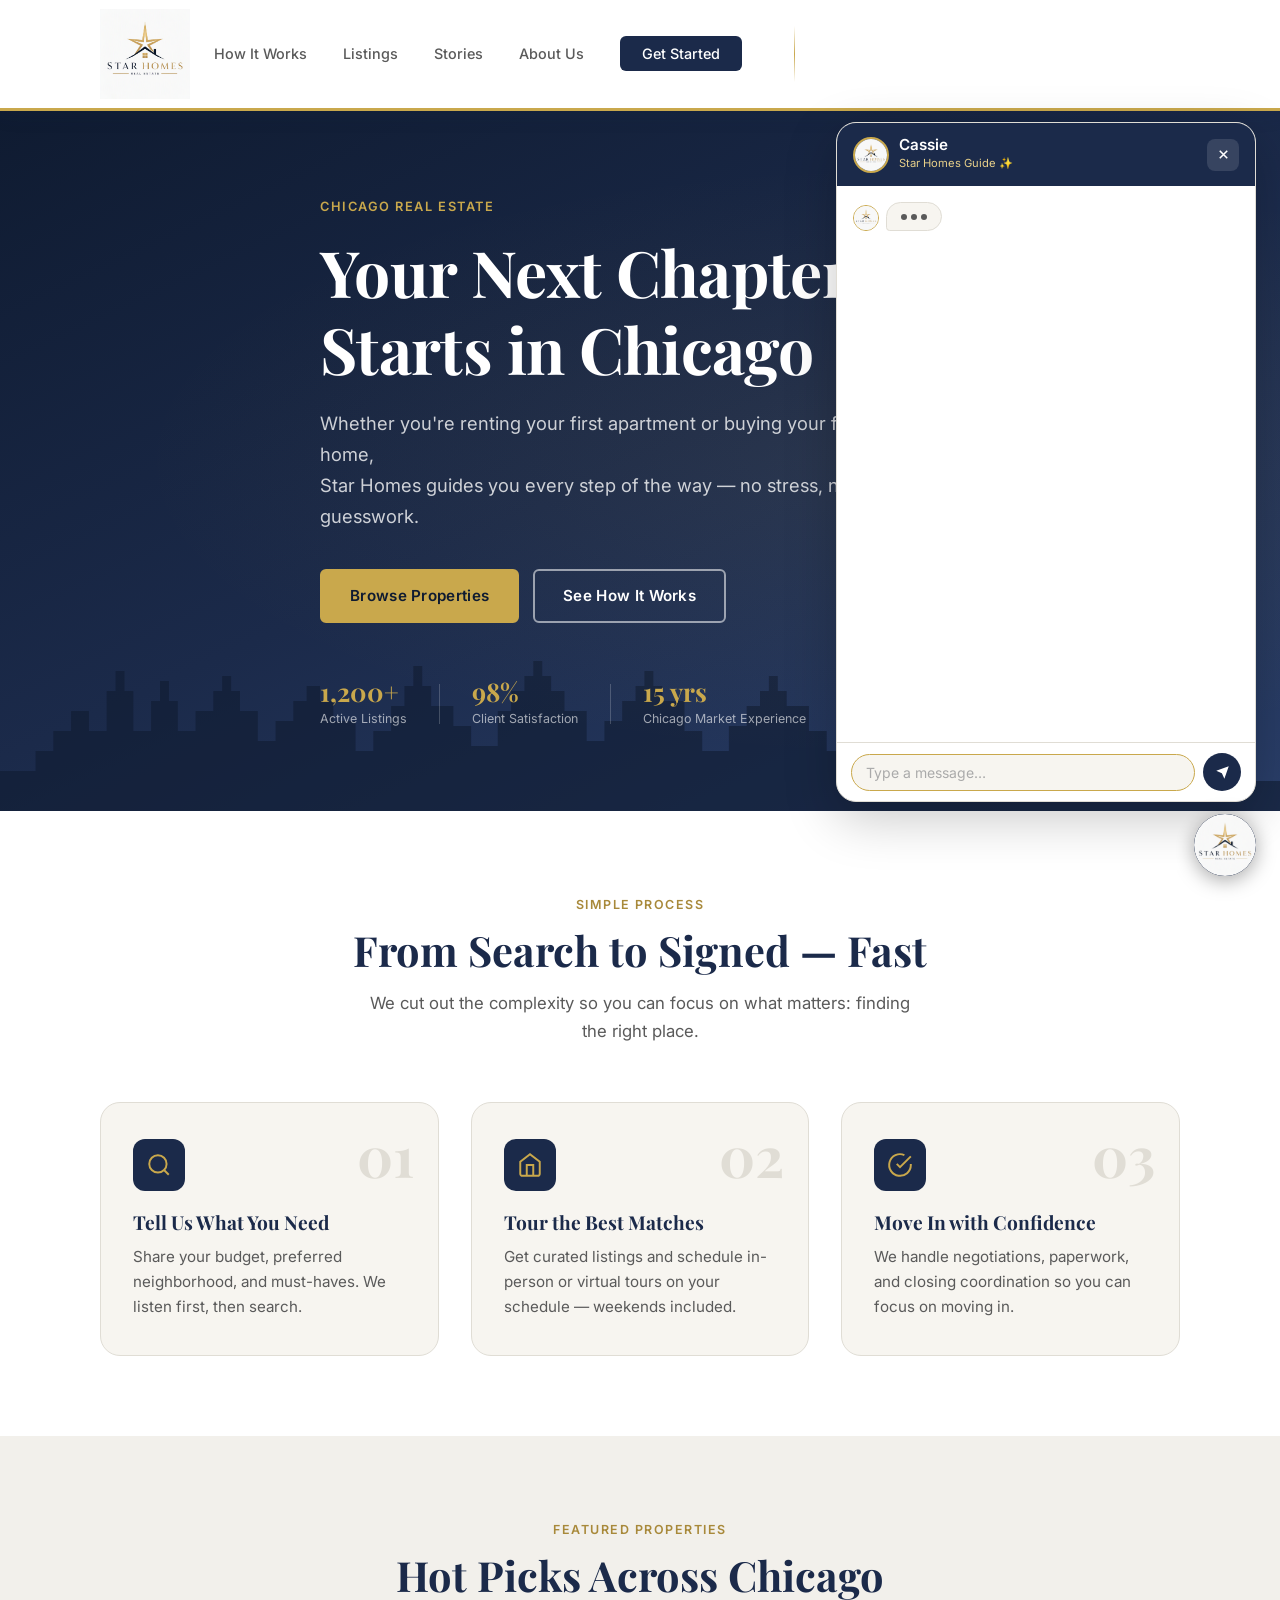
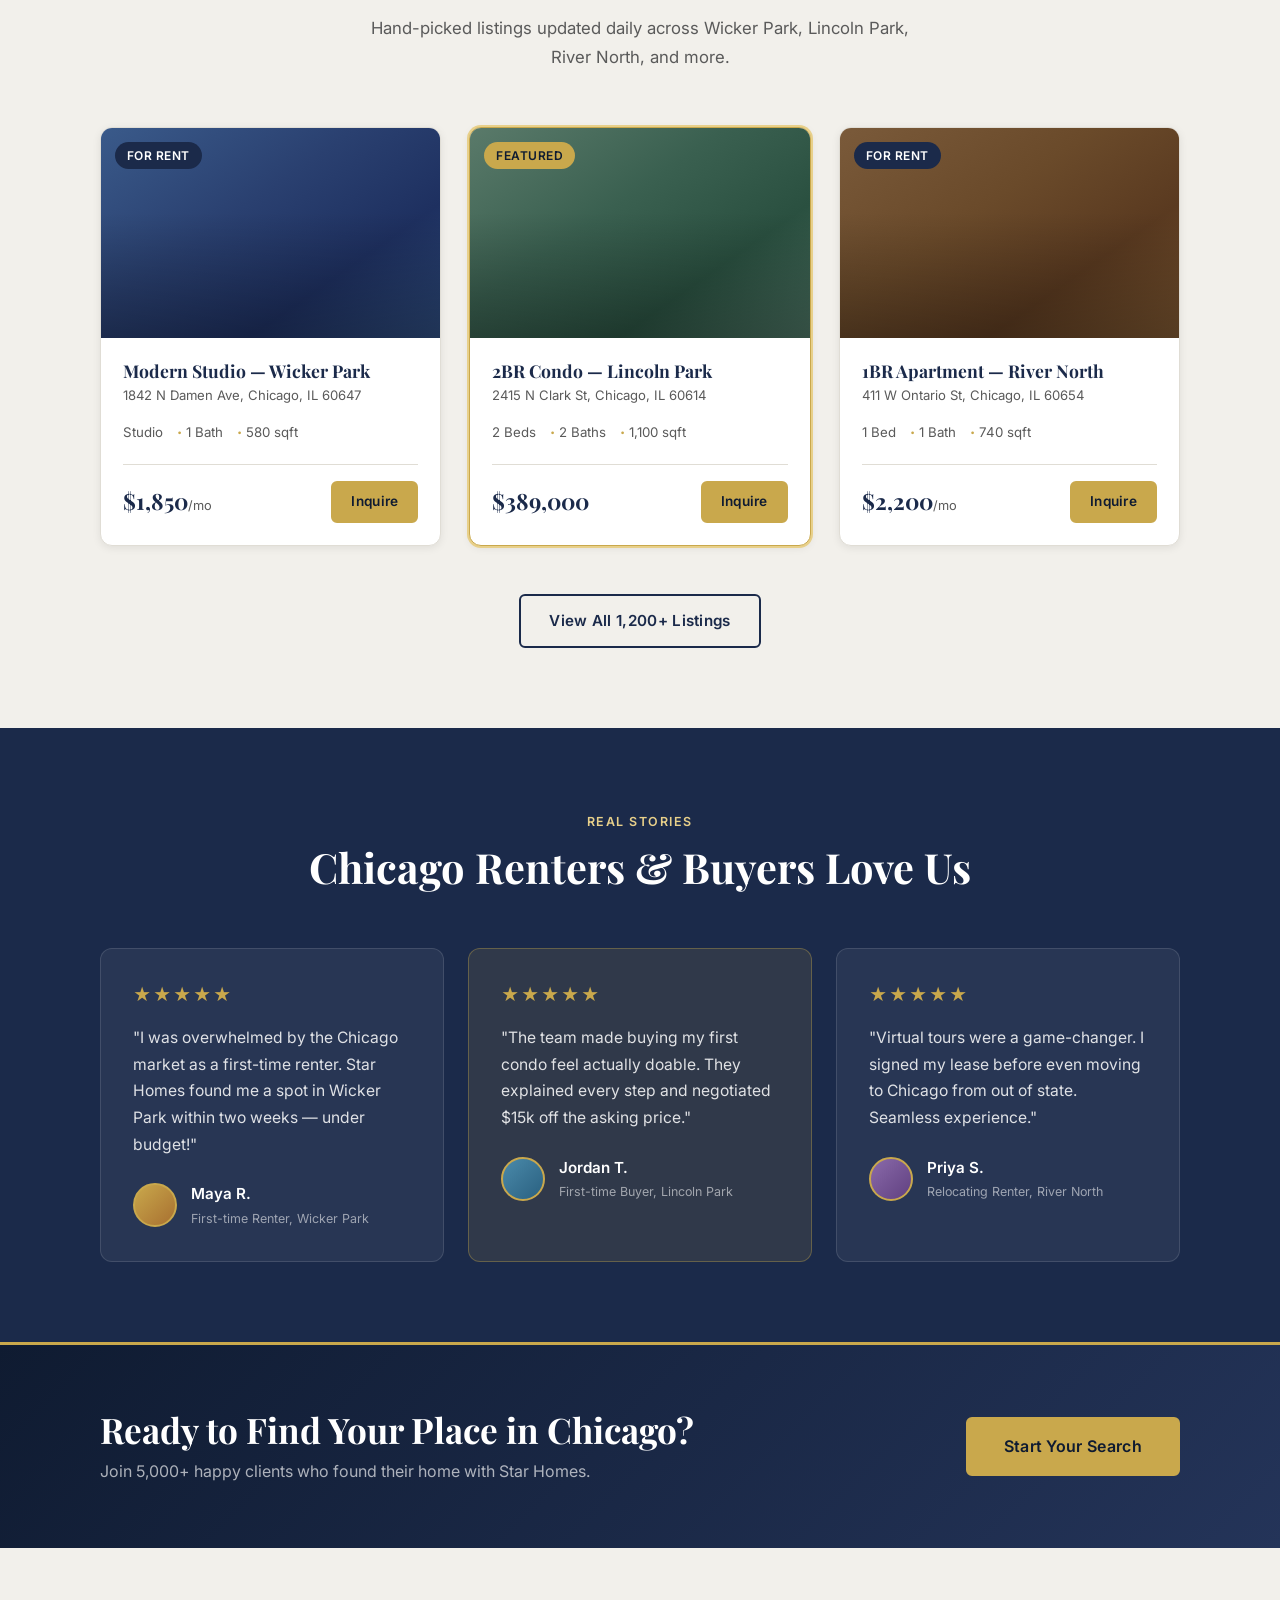
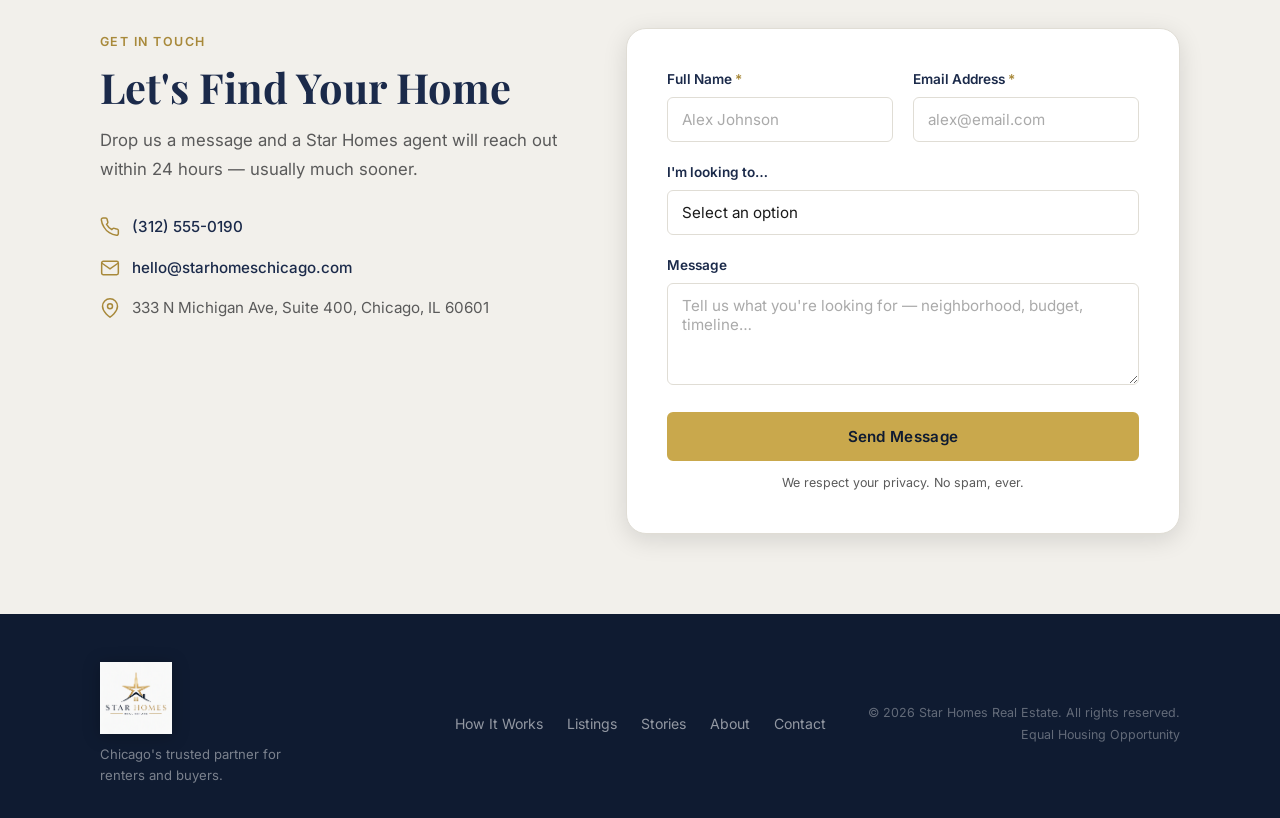
<file: index.html>
﻿<!DOCTYPE html>
<html lang="en">
<head>
  <meta charset="UTF-8" />
  <meta name="viewport" content="width=device-width, initial-scale=1.0" />
  <meta name="description" content="Star Homes Real Estate — Find your perfect home in Chicago. Helping young renters and buyers discover their dream property." />
  <title>Star Homes Real Estate | Chicago's Trusted Property Partner</title>
  <link rel="preconnect" href="https://fonts.googleapis.com" />
  <link rel="preconnect" href="https://fonts.gstatic.com" crossorigin />
  <link href="https://fonts.googleapis.com/css2?family=Playfair+Display:wght@400;700&family=Inter:wght@300;400;500;600&display=swap" rel="stylesheet" />
  <link rel="stylesheet" href="css/styles.css" />
  <link rel="stylesheet" href="css/chatbot.css" />
</head>
<body>

  <!-- ===== HEADER / NAV ===== -->
  <header class="site-header" role="banner">
    <div class="container nav-container">
      <a href="/" class="logo-link" aria-label="Star Homes Real Estate — Home">
        <img src="assets/star-homes-logo.png" alt="Star Homes Real Estate logo" class="logo" width="222" height="148" />
      </a>
      <button class="nav-toggle" aria-label="Open navigation menu" aria-expanded="false" aria-controls="primary-nav">
        <span class="hamburger-bar"></span>
        <span class="hamburger-bar"></span>
        <span class="hamburger-bar"></span>
      </button>
      <nav id="primary-nav" class="primary-nav" aria-label="Primary navigation">
        <ul class="nav-list" role="list">
          <li><a href="#how-it-works" class="nav-link">How It Works</a></li>
          <li><a href="#listings" class="nav-link">Listings</a></li>
          <li><a href="#testimonials" class="nav-link">Stories</a></li>
          <li><a href="about.html" class="nav-link">About Us</a></li>
          <li><a href="#contact" class="nav-link nav-cta-link">Get Started</a></li>
        </ul>
      </nav>
    </div>
  </header>

  <main id="main-content">

    <!-- ===== HERO ===== -->
    <section class="hero" aria-labelledby="hero-heading">
      <div class="hero-bg-overlay" aria-hidden="true"></div>
      <div class="container hero-content">
        <span class="hero-eyebrow">Chicago Real Estate</span>
        <h1 id="hero-heading" class="hero-heading">
          Your Next Chapter<br />Starts in Chicago
        </h1>
        <p class="hero-sub">
          Whether you're renting your first apartment or buying your forever home,<br class="hide-mobile" />
          Star Homes guides you every step of the way — no stress, no guesswork.
        </p>
        <div class="hero-actions">
          <a href="#listings" class="btn btn-primary">Browse Properties</a>
          <a href="#how-it-works" class="btn btn-ghost">See How It Works</a>
        </div>
        <div class="hero-stats" role="list" aria-label="Key statistics">
          <div class="stat" role="listitem">
            <span class="stat-number">1,200+</span>
            <span class="stat-label">Active Listings</span>
          </div>
          <div class="stat-divider" aria-hidden="true"></div>
          <div class="stat" role="listitem">
            <span class="stat-number">98%</span>
            <span class="stat-label">Client Satisfaction</span>
          </div>
          <div class="stat-divider" aria-hidden="true"></div>
          <div class="stat" role="listitem">
            <span class="stat-number">15 yrs</span>
            <span class="stat-label">Chicago Market Experience</span>
          </div>
        </div>
      </div>
    </section>

    <!-- ===== HOW IT WORKS ===== -->
    <section id="how-it-works" class="section how-it-works" aria-labelledby="how-heading">
      <div class="container">
        <div class="section-header">
          <span class="section-eyebrow">Simple Process</span>
          <h2 id="how-heading" class="section-title">From Search to Signed — Fast</h2>
          <p class="section-sub">We cut out the complexity so you can focus on what matters: finding the right place.</p>
        </div>
        <ol class="steps-grid" role="list">
          <li class="step-card">
            <div class="step-number" aria-hidden="true">01</div>
            <div class="step-icon" aria-hidden="true">
              <svg viewBox="0 0 24 24" fill="none" stroke="currentColor" stroke-width="1.8" aria-hidden="true"><circle cx="11" cy="11" r="8"/><path d="m21 21-4.35-4.35"/></svg>
            </div>
            <h3 class="step-title">Tell Us What You Need</h3>
            <p class="step-body">Share your budget, preferred neighborhood, and must-haves. We listen first, then search.</p>
          </li>
          <li class="step-card">
            <div class="step-number" aria-hidden="true">02</div>
            <div class="step-icon" aria-hidden="true">
              <svg viewBox="0 0 24 24" fill="none" stroke="currentColor" stroke-width="1.8" aria-hidden="true"><path d="M3 9l9-7 9 7v11a2 2 0 0 1-2 2H5a2 2 0 0 1-2-2z"/><polyline points="9 22 9 12 15 12 15 22"/></svg>
            </div>
            <h3 class="step-title">Tour the Best Matches</h3>
            <p class="step-body">Get curated listings and schedule in-person or virtual tours on your schedule — weekends included.</p>
          </li>
          <li class="step-card">
            <div class="step-number" aria-hidden="true">03</div>
            <div class="step-icon" aria-hidden="true">
              <svg viewBox="0 0 24 24" fill="none" stroke="currentColor" stroke-width="1.8" aria-hidden="true"><path d="M22 11.08V12a10 10 0 1 1-5.93-9.14"/><polyline points="22 4 12 14.01 9 11.01"/></svg>
            </div>
            <h3 class="step-title">Move In with Confidence</h3>
            <p class="step-body">We handle negotiations, paperwork, and closing coordination so you can focus on moving in.</p>
          </li>
        </ol>
      </div>
    </section>

    <!-- ===== FEATURED LISTINGS ===== -->
    <section id="listings" class="section listings bg-light" aria-labelledby="listings-heading">
      <div class="container">
        <div class="section-header">
          <span class="section-eyebrow">Featured Properties</span>
          <h2 id="listings-heading" class="section-title">Hot Picks Across Chicago</h2>
          <p class="section-sub">Hand-picked listings updated daily across Wicker Park, Lincoln Park, River North, and more.</p>
        </div>
        <div class="listings-grid">

          <article class="listing-card" aria-label="Property: Modern Studio in Wicker Park">
            <div class="listing-img-wrap">
              <div class="listing-img listing-img--1" role="img" aria-label="Modern studio apartment exterior in Wicker Park"></div>
              <span class="listing-badge listing-badge--rent">For Rent</span>
            </div>
            <div class="listing-body">
              <h3 class="listing-title">Modern Studio — Wicker Park</h3>
              <p class="listing-address">1842 N Damen Ave, Chicago, IL 60647</p>
              <div class="listing-details" aria-label="Property details">
                <span class="listing-detail"><span class="visually-hidden">Bedrooms: </span>Studio</span>
                <span class="listing-detail"><span class="visually-hidden">Bathrooms: </span>1 Bath</span>
                <span class="listing-detail"><span class="visually-hidden">Square footage: </span>580 sqft</span>
              </div>
              <div class="listing-footer">
                <span class="listing-price" aria-label="Monthly rent: $1,850">$1,850<span class="listing-period">/mo</span></span>
                <a href="#contact" class="btn btn-sm btn-primary">Inquire</a>
              </div>
            </div>
          </article>

          <article class="listing-card featured-listing" aria-label="Property: 2BR Condo in Lincoln Park — Featured">
            <div class="listing-img-wrap">
              <div class="listing-img listing-img--2" role="img" aria-label="Two-bedroom condo in Lincoln Park with skyline view"></div>
              <span class="listing-badge listing-badge--featured">Featured</span>
            </div>
            <div class="listing-body">
              <h3 class="listing-title">2BR Condo — Lincoln Park</h3>
              <p class="listing-address">2415 N Clark St, Chicago, IL 60614</p>
              <div class="listing-details" aria-label="Property details">
                <span class="listing-detail"><span class="visually-hidden">Bedrooms: </span>2 Beds</span>
                <span class="listing-detail"><span class="visually-hidden">Bathrooms: </span>2 Baths</span>
                <span class="listing-detail"><span class="visually-hidden">Square footage: </span>1,100 sqft</span>
              </div>
              <div class="listing-footer">
                <span class="listing-price" aria-label="Price: $389,000">$389,000</span>
                <a href="#contact" class="btn btn-sm btn-primary">Inquire</a>
              </div>
            </div>
          </article>

          <article class="listing-card" aria-label="Property: 1BR Apartment in River North">
            <div class="listing-img-wrap">
              <div class="listing-img listing-img--3" role="img" aria-label="One-bedroom apartment in River North"></div>
              <span class="listing-badge listing-badge--rent">For Rent</span>
            </div>
            <div class="listing-body">
              <h3 class="listing-title">1BR Apartment — River North</h3>
              <p class="listing-address">411 W Ontario St, Chicago, IL 60654</p>
              <div class="listing-details" aria-label="Property details">
                <span class="listing-detail"><span class="visually-hidden">Bedrooms: </span>1 Bed</span>
                <span class="listing-detail"><span class="visually-hidden">Bathrooms: </span>1 Bath</span>
                <span class="listing-detail"><span class="visually-hidden">Square footage: </span>740 sqft</span>
              </div>
              <div class="listing-footer">
                <span class="listing-price" aria-label="Monthly rent: $2,200">$2,200<span class="listing-period">/mo</span></span>
                <a href="#contact" class="btn btn-sm btn-primary">Inquire</a>
              </div>
            </div>
          </article>

        </div>
        <div class="listings-cta">
          <a href="#contact" class="btn btn-secondary">View All 1,200+ Listings</a>
        </div>
      </div>
    </section>

    <!-- ===== TESTIMONIALS ===== -->
    <section id="testimonials" class="section testimonials" aria-labelledby="testimonials-heading">
      <div class="container">
        <div class="section-header">
          <span class="section-eyebrow">Real Stories</span>
          <h2 id="testimonials-heading" class="section-title">Chicago Renters & Buyers Love Us</h2>
        </div>
        <div class="testimonials-grid">

          <blockquote class="testimonial-card">
            <div class="stars" aria-label="5 out of 5 stars" role="img">
              <span aria-hidden="true">★★★★★</span>
            </div>
            <p class="testimonial-body">"I was overwhelmed by the Chicago market as a first-time renter. Star Homes found me a spot in Wicker Park within two weeks — under budget!"</p>
            <footer class="testimonial-author">
              <div class="author-avatar author-avatar--1" role="img" aria-label="Portrait of Maya R."></div>
              <div>
                <cite class="author-name">Maya R.</cite>
                <span class="author-role">First-time Renter, Wicker Park</span>
              </div>
            </footer>
          </blockquote>

          <blockquote class="testimonial-card testimonial-card--featured">
            <div class="stars" aria-label="5 out of 5 stars" role="img">
              <span aria-hidden="true">★★★★★</span>
            </div>
            <p class="testimonial-body">"The team made buying my first condo feel actually doable. They explained every step and negotiated $15k off the asking price."</p>
            <footer class="testimonial-author">
              <div class="author-avatar author-avatar--2" role="img" aria-label="Portrait of Jordan T."></div>
              <div>
                <cite class="author-name">Jordan T.</cite>
                <span class="author-role">First-time Buyer, Lincoln Park</span>
              </div>
            </footer>
          </blockquote>

          <blockquote class="testimonial-card">
            <div class="stars" aria-label="5 out of 5 stars" role="img">
              <span aria-hidden="true">★★★★★</span>
            </div>
            <p class="testimonial-body">"Virtual tours were a game-changer. I signed my lease before even moving to Chicago from out of state. Seamless experience."</p>
            <footer class="testimonial-author">
              <div class="author-avatar author-avatar--3" role="img" aria-label="Portrait of Priya S."></div>
              <div>
                <cite class="author-name">Priya S.</cite>
                <span class="author-role">Relocating Renter, River North</span>
              </div>
            </footer>
          </blockquote>

        </div>
      </div>
    </section>

    <!-- ===== CTA BAND ===== -->
    <section class="cta-band" aria-labelledby="cta-heading">
      <div class="container cta-band-inner">
        <div class="cta-band-text">
          <h2 id="cta-heading" class="cta-band-title">Ready to Find Your Place in Chicago?</h2>
          <p class="cta-band-sub">Join 5,000+ happy clients who found their home with Star Homes.</p>
        </div>
        <a href="#contact" class="btn btn-gold">Start Your Search</a>
      </div>
    </section>

    <!-- ===== CONTACT ===== -->
    <section id="contact" class="section contact bg-light" aria-labelledby="contact-heading">
      <div class="container contact-inner">
        <div class="contact-text">
          <span class="section-eyebrow">Get In Touch</span>
          <h2 id="contact-heading" class="section-title">Let's Find Your Home</h2>
          <p class="section-sub">Drop us a message and a Star Homes agent will reach out within 24 hours — usually much sooner.</p>
          <address class="contact-details">
            <div class="contact-item">
              <svg viewBox="0 0 24 24" fill="none" stroke="currentColor" stroke-width="1.8" aria-hidden="true"><path d="M22 16.92v3a2 2 0 0 1-2.18 2 19.79 19.79 0 0 1-8.63-3.07A19.5 19.5 0 0 1 4.69 12 19.79 19.79 0 0 1 1.61 3.4 2 2 0 0 1 3.6 1.22h3a2 2 0 0 1 2 1.72c.127.96.361 1.903.7 2.81a2 2 0 0 1-.45 2.11L7.91 8.81a16 16 0 0 0 6.29 6.29l.95-.95a2 2 0 0 1 2.11-.45c.907.339 1.85.573 2.81.7A2 2 0 0 1 22 16.92z"/></svg>
              <a href="tel:+13125550190">(312) 555-0190</a>
            </div>
            <div class="contact-item">
              <svg viewBox="0 0 24 24" fill="none" stroke="currentColor" stroke-width="1.8" aria-hidden="true"><path d="M4 4h16c1.1 0 2 .9 2 2v12c0 1.1-.9 2-2 2H4c-1.1 0-2-.9-2-2V6c0-1.1.9-2 2-2z"/><polyline points="22,6 12,13 2,6"/></svg>
              <a href="mailto:hello@starhomeschicago.com">hello@starhomeschicago.com</a>
            </div>
            <div class="contact-item">
              <svg viewBox="0 0 24 24" fill="none" stroke="currentColor" stroke-width="1.8" aria-hidden="true"><path d="M21 10c0 7-9 13-9 13S3 17 3 10a9 9 0 0 1 18 0z"/><circle cx="12" cy="10" r="3"/></svg>
              <span>333 N Michigan Ave, Suite 400, Chicago, IL 60601</span>
            </div>
          </address>
        </div>
        <form class="contact-form" novalidate aria-label="Contact form">
          <div class="form-row">
            <div class="form-group">
              <label for="name" class="form-label">Full Name <span class="required" aria-hidden="true">*</span></label>
              <input type="text" id="name" name="name" class="form-input" required autocomplete="name" placeholder="Alex Johnson" aria-required="true" />
            </div>
            <div class="form-group">
              <label for="email" class="form-label">Email Address <span class="required" aria-hidden="true">*</span></label>
              <input type="email" id="email" name="email" class="form-input" required autocomplete="email" placeholder="alex@email.com" aria-required="true" />
            </div>
          </div>
          <div class="form-group">
            <label for="interest" class="form-label">I'm looking to…</label>
            <select id="interest" name="interest" class="form-input form-select">
              <option value="">Select an option</option>
              <option value="rent">Rent a Property</option>
              <option value="buy">Buy a Property</option>
              <option value="sell">Sell a Property</option>
              <option value="other">Something Else</option>
            </select>
          </div>
          <div class="form-group">
            <label for="message" class="form-label">Message</label>
            <textarea id="message" name="message" class="form-input form-textarea" rows="4" placeholder="Tell us what you're looking for — neighborhood, budget, timeline…"></textarea>
          </div>
          <button type="submit" class="btn btn-primary btn-full">Send Message</button>
          <p class="form-disclaimer">We respect your privacy. No spam, ever.</p>
        </form>
      </div>
    </section>

  </main>

  <!-- ===== FOOTER ===== -->
  <footer class="site-footer" role="contentinfo">
    <div class="container footer-inner">
      <div class="footer-brand">
        <a href="/" aria-label="Star Homes Real Estate — Home">
          <img src="assets/star-homes-logo.png" alt="Star Homes Real Estate" class="footer-logo" width="167" height="111" />
        </a>
        <p class="footer-tagline">Chicago's trusted partner for renters and buyers.</p>
      </div>
      <nav aria-label="Footer navigation" class="footer-nav">
        <ul class="footer-nav-list" role="list">
          <li><a href="#how-it-works" class="footer-link">How It Works</a></li>
          <li><a href="#listings" class="footer-link">Listings</a></li>
          <li><a href="#testimonials" class="footer-link">Stories</a></li>
          <li><a href="about.html" class="footer-link">About</a></li>
          <li><a href="#contact" class="footer-link">Contact</a></li>
        </ul>
      </nav>
      <div class="footer-legal">
        <p>&copy; 2026 Star Homes Real Estate. All rights reserved.</p>
        <p>Equal Housing Opportunity</p>
      </div>
    </div>
  </footer>

  <script>
    // Mobile nav toggle
    const toggle = document.querySelector('.nav-toggle');
    const nav = document.querySelector('.primary-nav');
    toggle.addEventListener('click', () => {
      const isOpen = nav.classList.toggle('nav-open');
      toggle.setAttribute('aria-expanded', isOpen);
      toggle.setAttribute('aria-label', isOpen ? 'Close navigation menu' : 'Open navigation menu');
    });

    // Close nav on link click (mobile)
    nav.querySelectorAll('.nav-link').forEach(link => {
      link.addEventListener('click', () => {
        nav.classList.remove('nav-open');
        toggle.setAttribute('aria-expanded', 'false');
        toggle.setAttribute('aria-label', 'Open navigation menu');
      });
    });

    // Smooth scroll for anchor links
    document.querySelectorAll('a[href^="#"]').forEach(a => {
      a.addEventListener('click', e => {
        const target = document.querySelector(a.getAttribute('href'));
        if (target) {
          e.preventDefault();
          target.scrollIntoView({ behavior: 'smooth', block: 'start' });
        }
      });
    });

    // Basic contact form submission handler
    document.querySelector('.contact-form').addEventListener('submit', function(e) {
      e.preventDefault();
      const btn = this.querySelector('[type="submit"]');
      btn.textContent = 'Message Sent!';
      btn.disabled = true;
      btn.style.background = '#2e7d32';
    });
  </script>

  <script src="js/chat-engine.js"></script>
  <script src="js/chatbot.js"></script>
</body>
</html>
</file>
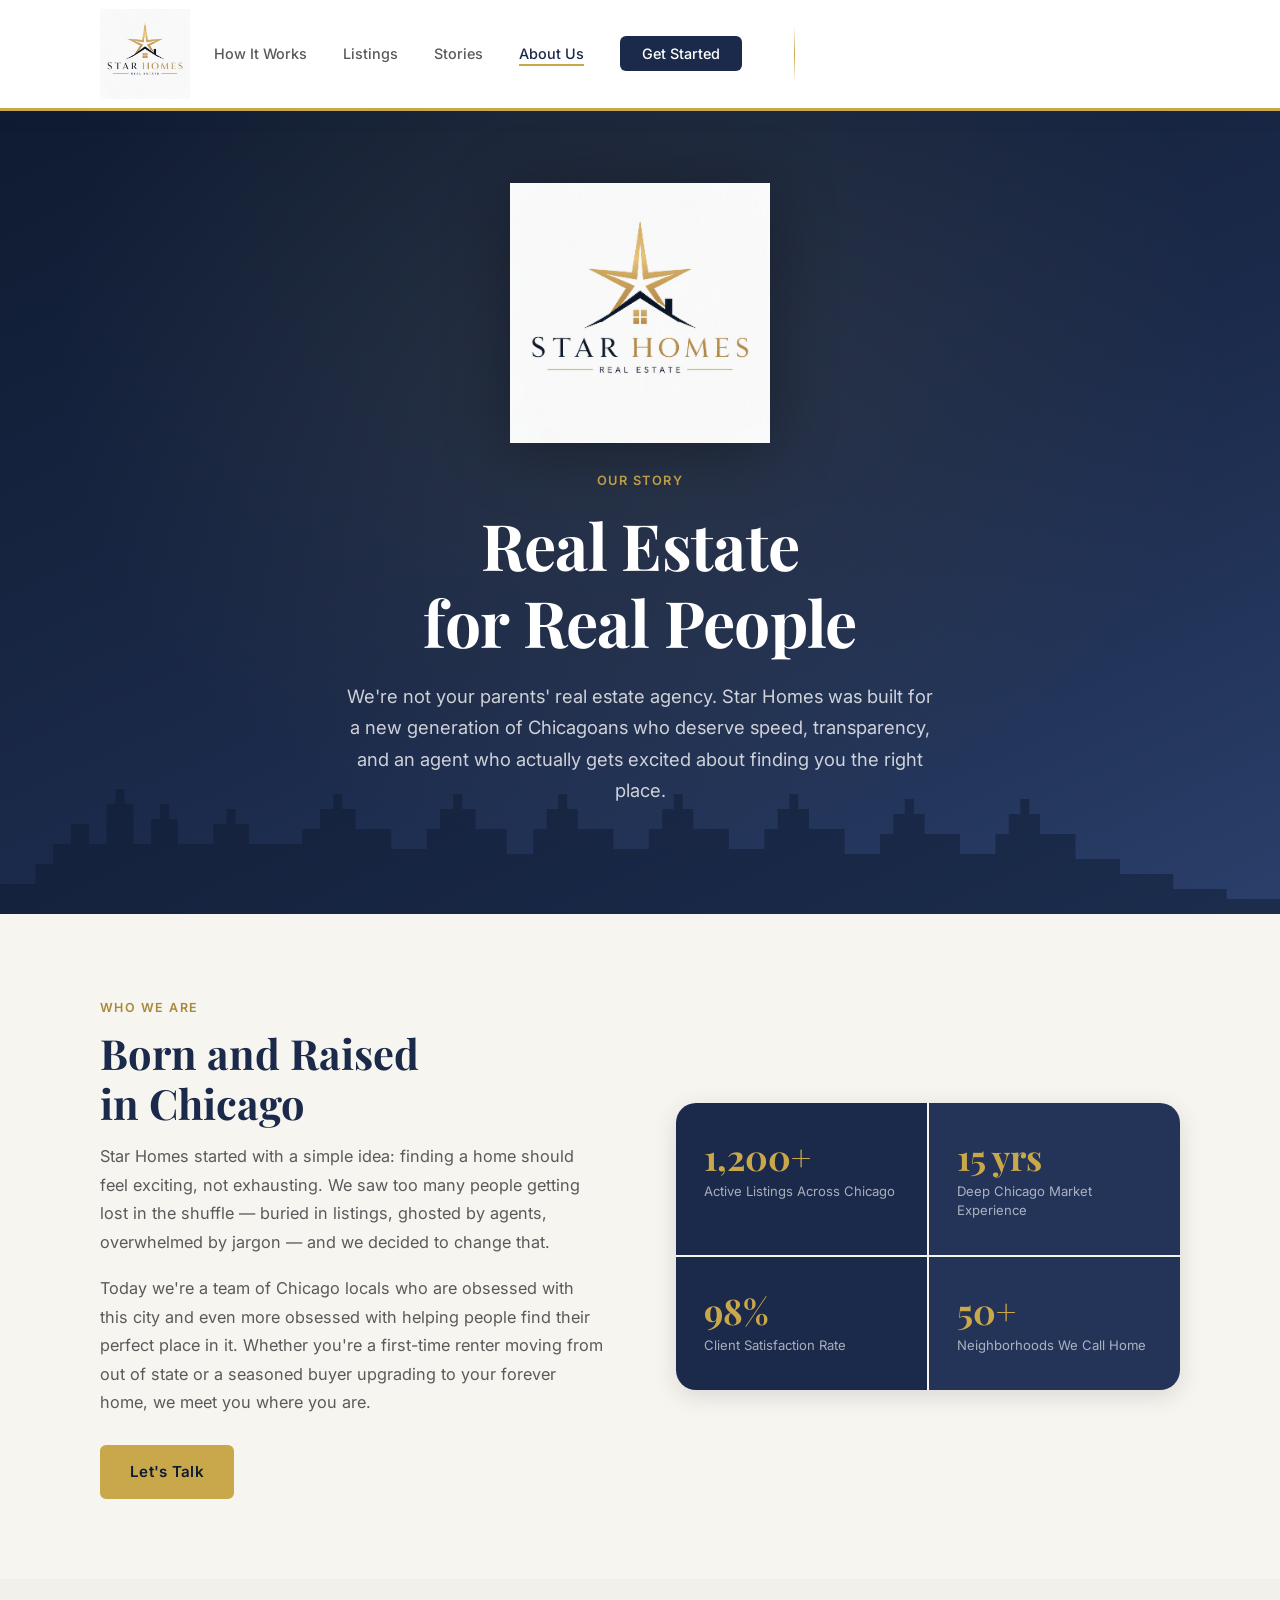
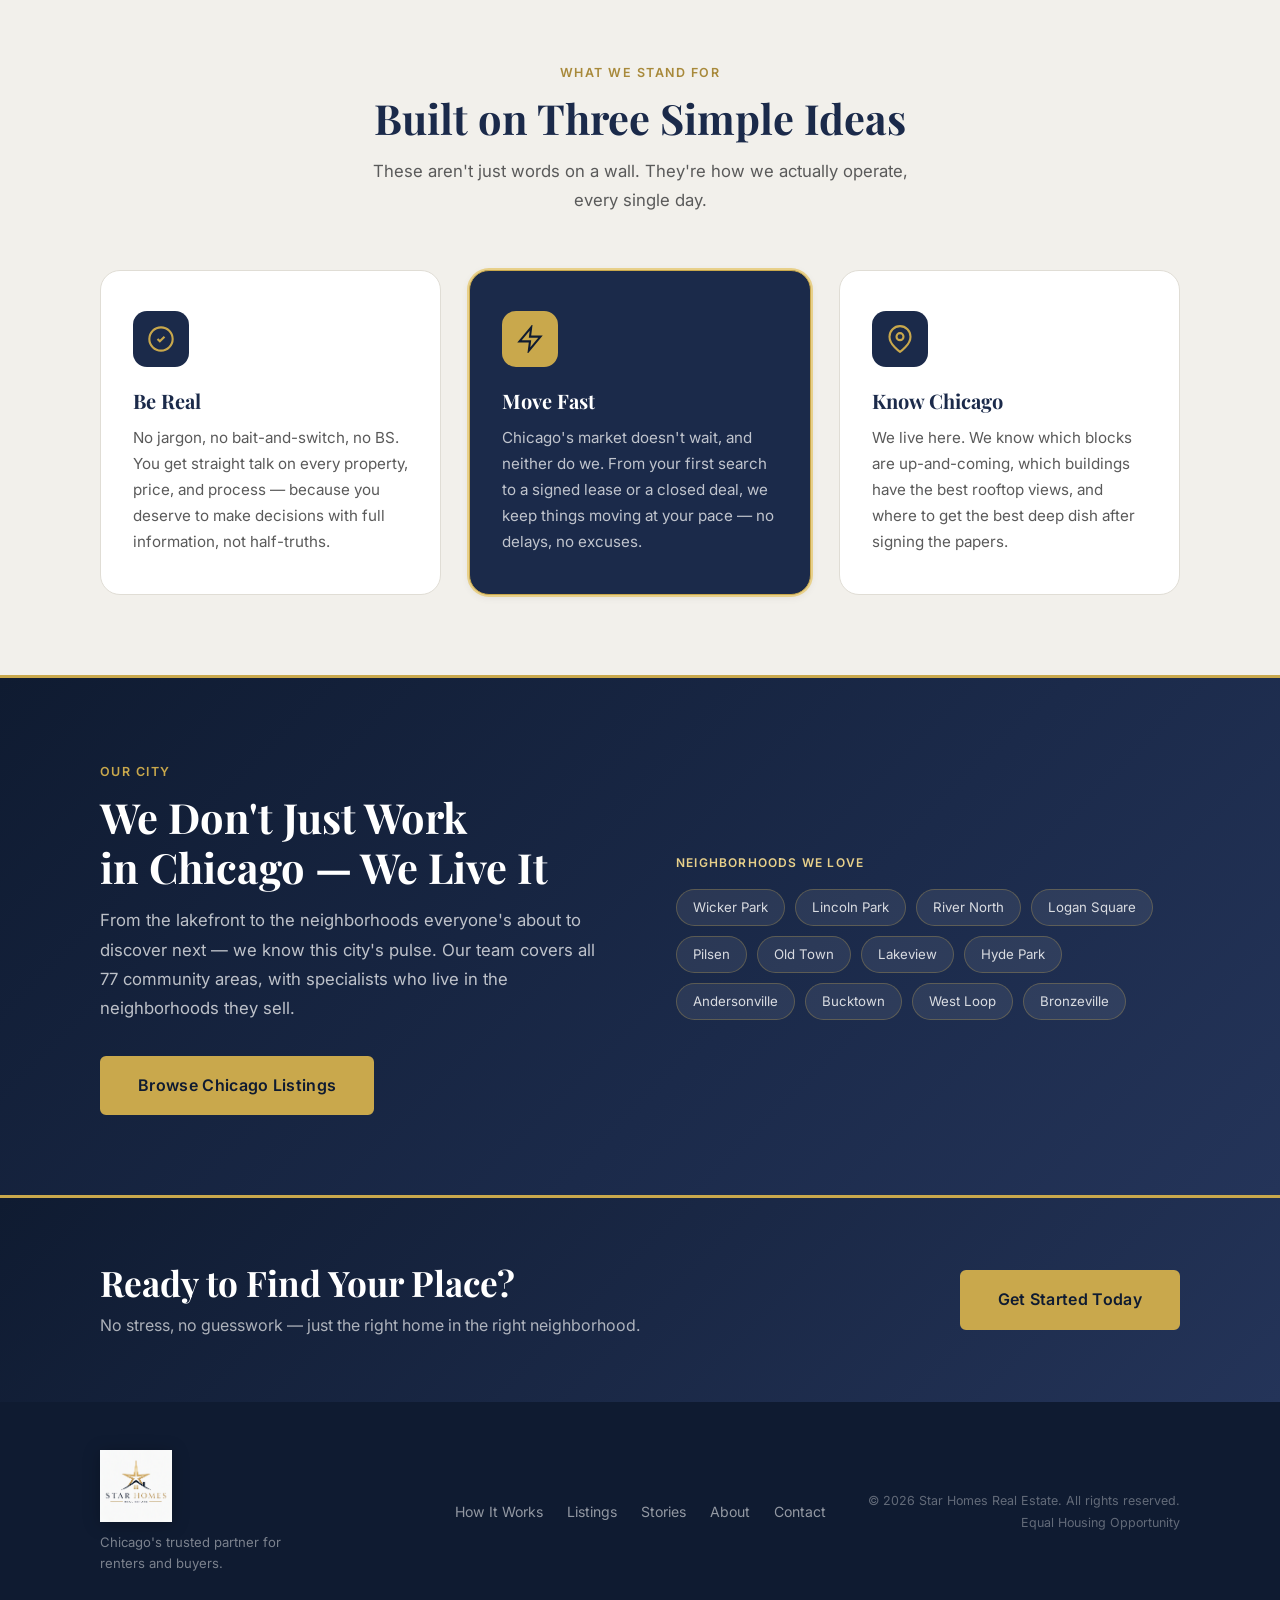
<file: about.html>
<!DOCTYPE html>
<html lang="en">
<head>
  <meta charset="UTF-8" />
  <meta name="viewport" content="width=device-width, initial-scale=1.0" />
  <meta name="description" content="About Star Homes Real Estate — Chicago's energetic, transparent property partner built for the next generation of renters and buyers." />
  <title>About Us | Star Homes Real Estate</title>
  <link rel="preconnect" href="https://fonts.googleapis.com" />
  <link rel="preconnect" href="https://fonts.gstatic.com" crossorigin />
  <link href="https://fonts.googleapis.com/css2?family=Playfair+Display:wght@400;700&family=Inter:wght@300;400;500;600&display=swap" rel="stylesheet" />
  <link rel="stylesheet" href="css/styles.css" />
</head>
<body>

  <!-- ===== HEADER / NAV ===== -->
  <header class="site-header" role="banner">
    <div class="container nav-container">
      <a href="index.html" class="logo-link" aria-label="Star Homes Real Estate — Home">
        <img src="assets/star-homes-logo.png" alt="Star Homes Real Estate logo" class="logo" width="222" height="148" />
      </a>
      <button class="nav-toggle" aria-label="Open navigation menu" aria-expanded="false" aria-controls="primary-nav">
        <span class="hamburger-bar"></span>
        <span class="hamburger-bar"></span>
        <span class="hamburger-bar"></span>
      </button>
      <nav id="primary-nav" class="primary-nav" aria-label="Primary navigation">
        <ul class="nav-list" role="list">
          <li><a href="index.html#how-it-works" class="nav-link">How It Works</a></li>
          <li><a href="index.html#listings" class="nav-link">Listings</a></li>
          <li><a href="index.html#testimonials" class="nav-link">Stories</a></li>
          <li><a href="about.html" class="nav-link nav-active" aria-current="page">About Us</a></li>
          <li><a href="index.html#contact" class="nav-link nav-cta-link">Get Started</a></li>
        </ul>
      </nav>
    </div>
  </header>

  <main id="main-content">

    <!-- ===== ABOUT HERO ===== -->
    <section class="about-hero" aria-labelledby="about-heading">
      <div class="about-hero-glow" aria-hidden="true"></div>
      <div class="about-hero-skyline" aria-hidden="true"></div>
      <div class="container about-hero-content">
        <div class="about-hero-logo-wrap">
          <img
            src="assets/star-homes-logo.png"
            alt="Star Homes Real Estate"
            class="about-hero-logo"
            width="300"
            height="200"
          />
        </div>
        <span class="hero-eyebrow">Our Story</span>
        <h1 id="about-heading" class="hero-heading">
          Real Estate<br />for Real People
        </h1>
        <p class="hero-sub">
          We're not your parents' real estate agency. Star Homes was built for a new generation of
          Chicagoans who deserve speed, transparency, and an agent who actually gets excited about
          finding you the right place.
        </p>
      </div>
    </section>

    <!-- ===== OUR STORY ===== -->
    <section class="section story-section" aria-labelledby="story-heading">
      <div class="container story-inner">
        <div class="story-text">
          <span class="section-eyebrow">Who We Are</span>
          <h2 id="story-heading" class="section-title story-title">
            Born and Raised<br />in Chicago
          </h2>
          <p class="story-body">
            Star Homes started with a simple idea: finding a home should feel exciting, not exhausting.
            We saw too many people getting lost in the shuffle — buried in listings, ghosted by agents,
            overwhelmed by jargon — and we decided to change that.
          </p>
          <p class="story-body">
            Today we're a team of Chicago locals who are obsessed with this city and even more obsessed
            with helping people find their perfect place in it. Whether you're a first-time renter moving
            from out of state or a seasoned buyer upgrading to your forever home, we meet you where you are.
          </p>
          <a href="index.html#contact" class="btn btn-primary story-cta">Let's Talk</a>
        </div>
        <div class="story-stats-block" aria-label="Company highlights">
          <div class="story-stat">
            <span class="story-stat-number">1,200+</span>
            <span class="story-stat-label">Active Listings Across Chicago</span>
          </div>
          <div class="story-stat">
            <span class="story-stat-number">15 yrs</span>
            <span class="story-stat-label">Deep Chicago Market Experience</span>
          </div>
          <div class="story-stat">
            <span class="story-stat-number">98%</span>
            <span class="story-stat-label">Client Satisfaction Rate</span>
          </div>
          <div class="story-stat">
            <span class="story-stat-number">50+</span>
            <span class="story-stat-label">Neighborhoods We Call Home</span>
          </div>
        </div>
      </div>
    </section>

    <!-- ===== OUR VALUES ===== -->
    <section class="section values-section bg-light" aria-labelledby="values-heading">
      <div class="container">
        <div class="section-header">
          <span class="section-eyebrow">What We Stand For</span>
          <h2 id="values-heading" class="section-title">Built on Three Simple Ideas</h2>
          <p class="section-sub">These aren't just words on a wall. They're how we actually operate, every single day.</p>
        </div>
        <div class="values-grid">

          <div class="value-card">
            <div class="value-icon" aria-hidden="true">
              <svg viewBox="0 0 24 24" fill="none" stroke="currentColor" stroke-width="1.8">
                <path d="M9 12l2 2 4-4"/>
                <circle cx="12" cy="12" r="10"/>
              </svg>
            </div>
            <h3 class="value-title">Be Real</h3>
            <p class="value-body">
              No jargon, no bait-and-switch, no BS. You get straight talk on every property,
              price, and process — because you deserve to make decisions with full information, not half-truths.
            </p>
          </div>

          <div class="value-card value-card--featured">
            <div class="value-icon value-icon--gold" aria-hidden="true">
              <svg viewBox="0 0 24 24" fill="none" stroke="currentColor" stroke-width="1.8">
                <path d="M13 2L3 14h9l-1 8 10-12h-9l1-8z"/>
              </svg>
            </div>
            <h3 class="value-title">Move Fast</h3>
            <p class="value-body">
              Chicago's market doesn't wait, and neither do we. From your first search to a signed
              lease or a closed deal, we keep things moving at your pace — no delays, no excuses.
            </p>
          </div>

          <div class="value-card">
            <div class="value-icon" aria-hidden="true">
              <svg viewBox="0 0 24 24" fill="none" stroke="currentColor" stroke-width="1.8">
                <path d="M21 10c0 7-9 13-9 13S3 17 3 10a9 9 0 0 1 18 0z"/>
                <circle cx="12" cy="10" r="3"/>
              </svg>
            </div>
            <h3 class="value-title">Know Chicago</h3>
            <p class="value-body">
              We live here. We know which blocks are up-and-coming, which buildings have the best
              rooftop views, and where to get the best deep dish after signing the papers.
            </p>
          </div>

        </div>
      </div>
    </section>

    <!-- ===== CHICAGO FOCUS ===== -->
    <section class="section chicago-section" aria-labelledby="chicago-heading">
      <div class="container chicago-inner">
        <div class="chicago-text">
          <span class="section-eyebrow chicago-eyebrow">Our City</span>
          <h2 id="chicago-heading" class="section-title chicago-title">
            We Don't Just Work<br />in Chicago — We Live It
          </h2>
          <p class="chicago-body">
            From the lakefront to the neighborhoods everyone's about to discover next —
            we know this city's pulse. Our team covers all 77 community areas, with specialists
            who live in the neighborhoods they sell.
          </p>
          <a href="index.html#listings" class="btn btn-gold">Browse Chicago Listings</a>
        </div>
        <div class="chicago-neighborhoods" aria-label="Neighborhoods we serve">
          <p class="neighborhoods-label">Neighborhoods We Love</p>
          <ul class="neighborhoods-grid" role="list">
            <li><span class="neighborhood-tag">Wicker Park</span></li>
            <li><span class="neighborhood-tag">Lincoln Park</span></li>
            <li><span class="neighborhood-tag">River North</span></li>
            <li><span class="neighborhood-tag">Logan Square</span></li>
            <li><span class="neighborhood-tag">Pilsen</span></li>
            <li><span class="neighborhood-tag">Old Town</span></li>
            <li><span class="neighborhood-tag">Lakeview</span></li>
            <li><span class="neighborhood-tag">Hyde Park</span></li>
            <li><span class="neighborhood-tag">Andersonville</span></li>
            <li><span class="neighborhood-tag">Bucktown</span></li>
            <li><span class="neighborhood-tag">West Loop</span></li>
            <li><span class="neighborhood-tag">Bronzeville</span></li>
          </ul>
        </div>
      </div>
    </section>

    <!-- ===== CTA BAND ===== -->
    <section class="cta-band" aria-label="Call to action">
      <div class="container cta-band-inner">
        <div>
          <h2 class="cta-band-title">Ready to Find Your Place?</h2>
          <p class="cta-band-sub">No stress, no guesswork — just the right home in the right neighborhood.</p>
        </div>
        <a href="index.html#contact" class="btn btn-gold">Get Started Today</a>
      </div>
    </section>

  </main>

  <!-- ===== FOOTER ===== -->
  <footer class="site-footer" role="contentinfo">
    <div class="container footer-inner">
      <div class="footer-brand">
        <a href="index.html" aria-label="Star Homes Real Estate — Home">
          <img src="assets/star-homes-logo.png" alt="Star Homes Real Estate" class="footer-logo" width="167" height="111" />
        </a>
        <p class="footer-tagline">Chicago's trusted partner for renters and buyers.</p>
      </div>
      <nav aria-label="Footer navigation" class="footer-nav">
        <ul class="footer-nav-list" role="list">
          <li><a href="index.html#how-it-works" class="footer-link">How It Works</a></li>
          <li><a href="index.html#listings" class="footer-link">Listings</a></li>
          <li><a href="index.html#testimonials" class="footer-link">Stories</a></li>
          <li><a href="about.html" class="footer-link">About</a></li>
          <li><a href="index.html#contact" class="footer-link">Contact</a></li>
        </ul>
      </nav>
      <div class="footer-legal">
        <p>&copy; 2026 Star Homes Real Estate. All rights reserved.</p>
        <p>Equal Housing Opportunity</p>
      </div>
    </div>
  </footer>

  <script>
    const toggle = document.querySelector('.nav-toggle');
    const nav = document.querySelector('.primary-nav');
    toggle.addEventListener('click', () => {
      const isOpen = nav.classList.toggle('nav-open');
      toggle.setAttribute('aria-expanded', isOpen);
      toggle.setAttribute('aria-label', isOpen ? 'Close navigation menu' : 'Open navigation menu');
    });
    nav.querySelectorAll('.nav-link').forEach(link => {
      link.addEventListener('click', () => {
        nav.classList.remove('nav-open');
        toggle.setAttribute('aria-expanded', 'false');
        toggle.setAttribute('aria-label', 'Open navigation menu');
      });
    });
  </script>

</body>
</html>
</file>
<file: css/styles.css>
/* ===================================================
   STAR HOMES REAL ESTATE — Global Styles
   Brand: Navy #1B2A4A | Gold #C9A84C
   =================================================== */

/* ---------- Reset & Base ---------- */
*, *::before, *::after { box-sizing: border-box; margin: 0; padding: 0; }

:root {
  --navy:      #1B2A4A;
  --navy-dark: #0F1B31;
  --navy-mid:  #243459;
  --gold:      #C9A84C;
  --gold-dark: #A8893A;
  --gold-light:#E8D08A;
  --white:     #FFFFFF;
  --off-white: #F7F5F0;
  --light-bg:  #F2F0EB;
  --text:      #1A1A1A;
  --text-muted:#5A5A5A;
  --border:    #E0DDD5;
  --radius-sm: 6px;
  --radius-md: 12px;
  --radius-lg: 20px;
  --shadow-sm: 0 2px 8px rgba(0,0,0,.08);
  --shadow-md: 0 6px 24px rgba(0,0,0,.12);
  --shadow-lg: 0 16px 48px rgba(0,0,0,.16);
  --transition: 220ms ease;
  --max-width:  1200px;
  --section-py: 80px;
}

html { scroll-behavior: smooth; }

body {
  font-family: 'Inter', system-ui, sans-serif;
  font-size: 1rem;
  line-height: 1.6;
  color: var(--text);
  background: var(--white);
  -webkit-font-smoothing: antialiased;
}

h1, h2, h3, h4 {
  font-family: 'Playfair Display', Georgia, serif;
  line-height: 1.2;
  color: var(--navy);
}

a { color: inherit; text-decoration: none; }
a:focus-visible {
  outline: 3px solid var(--gold);
  outline-offset: 3px;
  border-radius: 2px;
}
img { display: block; max-width: 100%; }
ul, ol { list-style: none; }
address { font-style: normal; }

/* ---------- Utility ---------- */
.container {
  width: min(100%, var(--max-width));
  margin-inline: auto;
  padding-inline: clamp(20px, 5vw, 60px);
}
.visually-hidden {
  position: absolute;
  width: 1px; height: 1px;
  padding: 0; margin: -1px;
  overflow: hidden;
  clip: rect(0,0,0,0);
  white-space: nowrap;
  border-width: 0;
}
.bg-light { background: var(--light-bg); }

/* ---------- Buttons ---------- */
.btn {
  display: inline-flex;
  align-items: center;
  justify-content: center;
  gap: 8px;
  padding: 13px 28px;
  border-radius: var(--radius-sm);
  font-family: 'Inter', sans-serif;
  font-size: .95rem;
  font-weight: 600;
  letter-spacing: .02em;
  cursor: pointer;
  border: 2px solid transparent;
  transition: background var(--transition), color var(--transition), border-color var(--transition), transform var(--transition), box-shadow var(--transition);
  white-space: nowrap;
}
.btn:active { transform: translateY(1px); }
.btn:focus-visible { outline: 3px solid var(--gold); outline-offset: 3px; }

.btn-primary {
  background: var(--gold);
  color: var(--navy-dark);
  border-color: var(--gold);
}
.btn-primary:hover {
  background: var(--gold-dark);
  border-color: var(--gold-dark);
  box-shadow: 0 4px 16px rgba(201,168,76,.35);
}

.btn-ghost {
  background: transparent;
  color: var(--white);
  border-color: rgba(255,255,255,.55);
}
.btn-ghost:hover {
  background: rgba(255,255,255,.12);
  border-color: var(--white);
}

.btn-secondary {
  background: transparent;
  color: var(--navy);
  border-color: var(--navy);
}
.btn-secondary:hover {
  background: var(--navy);
  color: var(--white);
}

.btn-gold {
  background: var(--gold);
  color: var(--navy-dark);
  border-color: var(--gold);
  padding: 15px 36px;
  font-size: 1rem;
}
.btn-gold:hover {
  background: var(--gold-dark);
  border-color: var(--gold-dark);
  box-shadow: 0 6px 20px rgba(201,168,76,.4);
}

.btn-sm {
  padding: 8px 18px;
  font-size: .85rem;
}
.btn-full { width: 100%; }

/* =====================================================
   HEADER
   ===================================================== */
.site-header {
  position: sticky;
  top: 0;
  z-index: 100;
  background: var(--white);
  border-bottom: 3px solid var(--gold);
  box-shadow: 0 2px 20px rgba(27,42,74,.13);
}

.nav-container {
  display: flex;
  align-items: center;
  justify-content: space-between;
  height: 108px;
  gap: 24px;
}

.logo-link {
  display: flex;
  align-items: center;
  flex-shrink: 0;
  /* slight drop shadow to lift logo off white bg */
  /* filter: drop-shadow(0 2px 8px rgba(27,42,74,.18)); */
  transition: filter var(--transition), transform var(--transition);
}
.logo-link:hover {
  /* filter: drop-shadow(0 4px 14px rgba(201,168,76,.35)); */
  transform: translateY(-1px);
}

.logo { height: 90px; width: auto; object-fit: contain; }

/* Gold vertical rule between logo and nav */
.nav-container::after {
  content: '';
  display: block;
  width: 1px;
  height: 56px;
  background: linear-gradient(to bottom, transparent, var(--gold), transparent);
  flex-shrink: 0;
  margin-right: auto;
  margin-left: 28px;
}

.primary-nav { display: flex; }

.nav-list {
  display: flex;
  align-items: center;
  gap: 36px;
}

.nav-link {
  font-size: .9rem;
  font-weight: 500;
  color: var(--text-muted);
  transition: color var(--transition);
  position: relative;
}
.nav-link::after {
  content: '';
  position: absolute;
  bottom: -4px; left: 0;
  width: 0; height: 2px;
  background: var(--gold);
  transition: width var(--transition);
}
.nav-link:hover { color: var(--navy); }
.nav-link:hover::after { width: 100%; }

.nav-cta-link {
  background: var(--navy);
  color: var(--white) !important;
  padding: 9px 22px;
  border-radius: var(--radius-sm);
  transition: background var(--transition) !important;
}
.nav-cta-link::after { display: none; }
.nav-cta-link:hover { background: var(--gold) !important; color: var(--navy-dark) !important; }

.nav-toggle {
  display: none;
  flex-direction: column;
  justify-content: center;
  align-items: center;
  gap: 5px;
  width: 40px; height: 40px;
  background: none;
  border: none;
  cursor: pointer;
  padding: 4px;
  border-radius: var(--radius-sm);
}
.nav-toggle:focus-visible { outline: 3px solid var(--gold); outline-offset: 2px; }
.hamburger-bar {
  display: block;
  width: 24px; height: 2px;
  background: var(--navy);
  border-radius: 2px;
  transition: transform var(--transition), opacity var(--transition);
}

/* =====================================================
   HERO
   ===================================================== */
.hero {
  position: relative;
  min-height: min(90vh, 700px);
  display: flex;
  align-items: center;
  background:
    linear-gradient(155deg, var(--navy-dark) 0%, var(--navy) 50%, #2A3F6A 100%);
  overflow: hidden;
}

/* Chicago skyline silhouette */
.hero::before {
  content: '';
  position: absolute;
  bottom: 0; left: 0; right: 0;
  height: 180px;
  background-image: url("data:image/svg+xml,%3Csvg xmlns='http://www.w3.org/2000/svg' viewBox='0 0 1440 180' preserveAspectRatio='none'%3E%3Cpath fill='%230F1B31' fill-opacity='0.6' d='M0,180 L0,140 L40,140 L40,120 L60,120 L60,100 L80,100 L80,80 L100,80 L100,100 L120,100 L120,60 L130,60 L130,40 L140,40 L140,60 L150,60 L150,100 L170,100 L170,70 L180,70 L180,50 L190,50 L190,70 L200,70 L200,100 L220,100 L220,80 L240,80 L240,60 L250,60 L250,45 L260,45 L260,60 L270,60 L270,80 L290,80 L290,110 L310,110 L310,90 L330,90 L330,70 L345,70 L345,55 L360,55 L360,70 L375,70 L375,90 L400,90 L400,120 L420,120 L420,100 L440,100 L440,75 L455,75 L455,55 L465,55 L465,35 L475,35 L475,55 L485,55 L485,75 L510,75 L510,95 L530,95 L530,115 L560,115 L560,80 L575,80 L575,60 L590,60 L590,45 L600,45 L600,30 L610,30 L610,45 L620,45 L620,60 L635,60 L635,80 L660,80 L660,110 L680,110 L680,90 L700,90 L700,70 L715,70 L715,55 L725,55 L725,40 L735,40 L735,55 L745,55 L745,70 L770,70 L770,100 L790,100 L790,120 L820,120 L820,95 L840,95 L840,75 L855,75 L855,60 L865,60 L865,45 L875,45 L875,60 L885,60 L885,75 L910,75 L910,100 L930,100 L930,120 L960,120 L960,90 L980,90 L980,70 L995,70 L995,55 L1010,55 L1010,70 L1025,70 L1025,90 L1050,90 L1050,115 L1070,115 L1070,95 L1090,95 L1090,75 L1105,75 L1105,60 L1115,60 L1115,45 L1125,45 L1125,60 L1135,60 L1135,75 L1160,75 L1160,100 L1180,100 L1180,130 L1200,130 L1200,110 L1220,110 L1220,90 L1240,90 L1240,110 L1260,110 L1260,130 L1300,130 L1300,150 L1340,150 L1340,130 L1380,130 L1380,150 L1440,150 L1440,180 Z'/%3E%3C/svg%3E");
  background-size: cover;
  background-position: bottom;
  pointer-events: none;
}

.hero-bg-overlay {
  position: absolute;
  inset: 0;
  background: radial-gradient(ellipse at 70% 50%, rgba(201,168,76,.08) 0%, transparent 60%);
  pointer-events: none;
}

.hero-content {
  position: relative;
  z-index: 1;
  padding-block: 80px;
  max-width: 760px;
}

.hero-eyebrow {
  display: inline-block;
  font-size: .8rem;
  font-weight: 600;
  letter-spacing: .12em;
  text-transform: uppercase;
  color: var(--gold);
  margin-bottom: 16px;
}

.hero-heading {
  font-size: clamp(2.4rem, 6vw, 4rem);
  color: var(--white);
  margin-bottom: 20px;
  letter-spacing: -.01em;
}

.hero-sub {
  font-size: clamp(1rem, 2vw, 1.15rem);
  color: rgba(255,255,255,.78);
  margin-bottom: 36px;
  max-width: 600px;
  line-height: 1.7;
}

.hero-actions {
  display: flex;
  flex-wrap: wrap;
  gap: 14px;
  margin-bottom: 56px;
}

.hero-stats {
  display: flex;
  align-items: center;
  gap: 32px;
  flex-wrap: wrap;
}

.stat { display: flex; flex-direction: column; }
.stat-number {
  font-family: 'Playfair Display', serif;
  font-size: 1.6rem;
  font-weight: 700;
  color: var(--gold);
  line-height: 1;
}
.stat-label {
  font-size: .78rem;
  color: rgba(255,255,255,.6);
  margin-top: 4px;
  white-space: nowrap;
}
.stat-divider {
  width: 1px;
  height: 40px;
  background: rgba(255,255,255,.2);
}

/* =====================================================
   SECTION SHARED
   ===================================================== */
.section { padding-block: var(--section-py); }

.section-header {
  text-align: center;
  margin-bottom: 56px;
}

.section-eyebrow {
  display: inline-block;
  font-size: .78rem;
  font-weight: 600;
  letter-spacing: .12em;
  text-transform: uppercase;
  color: var(--gold-dark);
  margin-bottom: 10px;
}

.section-title {
  font-size: clamp(1.8rem, 4vw, 2.6rem);
  margin-bottom: 14px;
}

.section-sub {
  font-size: 1.05rem;
  color: var(--text-muted);
  max-width: 560px;
  margin-inline: auto;
  line-height: 1.7;
}

/* =====================================================
   HOW IT WORKS
   ===================================================== */
.how-it-works { background: var(--white); }

.steps-grid {
  display: grid;
  grid-template-columns: repeat(auto-fit, minmax(260px, 1fr));
  gap: 32px;
}

.step-card {
  position: relative;
  background: var(--off-white);
  border: 1px solid var(--border);
  border-radius: var(--radius-lg);
  padding: 36px 32px;
  transition: box-shadow var(--transition), transform var(--transition);
}
.step-card:hover {
  box-shadow: var(--shadow-md);
  transform: translateY(-4px);
}

.step-number {
  position: absolute;
  top: 24px; right: 24px;
  font-family: 'Playfair Display', serif;
  font-size: 3.5rem;
  font-weight: 700;
  color: var(--border);
  line-height: 1;
  user-select: none;
}

.step-icon {
  width: 52px; height: 52px;
  background: var(--navy);
  border-radius: 12px;
  display: flex;
  align-items: center;
  justify-content: center;
  margin-bottom: 20px;
}
.step-icon svg {
  width: 26px; height: 26px;
  stroke: var(--gold);
}

.step-title {
  font-size: 1.2rem;
  margin-bottom: 10px;
}

.step-body {
  font-size: .95rem;
  color: var(--text-muted);
  line-height: 1.65;
}

/* =====================================================
   LISTINGS
   ===================================================== */
.listings-grid {
  display: grid;
  grid-template-columns: repeat(auto-fit, minmax(300px, 1fr));
  gap: 28px;
}

.listing-card {
  background: var(--white);
  border-radius: var(--radius-md);
  overflow: hidden;
  border: 1px solid var(--border);
  box-shadow: var(--shadow-sm);
  transition: box-shadow var(--transition), transform var(--transition);
}
.listing-card:hover {
  box-shadow: var(--shadow-lg);
  transform: translateY(-5px);
}
.featured-listing {
  border-color: var(--gold);
  box-shadow: 0 0 0 2px var(--gold-light), var(--shadow-sm);
}

.listing-img-wrap { position: relative; }

.listing-img {
  height: 210px;
  background-size: cover;
  background-position: center;
}

/* Placeholder gradients simulating Chicago property photos */
.listing-img--1 {
  background: linear-gradient(145deg, #3a5a8a 0%, #2a4070 40%, #1e3060 70%, #2d4a7a 100%);
}
.listing-img--2 {
  background: linear-gradient(145deg, #5a7a6a 0%, #3a6050 40%, #2a5040 70%, #4a7060 100%);
}
.listing-img--3 {
  background: linear-gradient(145deg, #7a5a3a 0%, #6a4a2a 40%, #5a3a20 70%, #7a5530 100%);
}

/* Add subtle pattern overlay */
.listing-img::after {
  content: '';
  position: absolute;
  inset: 0;
  background: linear-gradient(to bottom, transparent 40%, rgba(0,0,0,.3) 100%);
}

.listing-badge {
  position: absolute;
  top: 14px; left: 14px;
  padding: 4px 12px;
  border-radius: 20px;
  font-size: .75rem;
  font-weight: 600;
  letter-spacing: .04em;
  text-transform: uppercase;
  z-index: 1;
}
.listing-badge--rent { background: var(--navy); color: var(--white); }
.listing-badge--featured { background: var(--gold); color: var(--navy-dark); }

.listing-body { padding: 22px; }

.listing-title {
  font-size: 1.1rem;
  margin-bottom: 4px;
}
.listing-address {
  font-size: .82rem;
  color: var(--text-muted);
  margin-bottom: 14px;
}

.listing-details {
  display: flex;
  gap: 14px;
  flex-wrap: wrap;
  margin-bottom: 18px;
}
.listing-detail {
  font-size: .83rem;
  color: var(--text-muted);
  display: flex;
  align-items: center;
  gap: 4px;
}
.listing-detail::before {
  content: '·';
  color: var(--gold);
  font-weight: 700;
  font-size: 1rem;
}
.listing-detail:first-child::before { display: none; }

.listing-footer {
  display: flex;
  align-items: center;
  justify-content: space-between;
  padding-top: 16px;
  border-top: 1px solid var(--border);
}
.listing-price {
  font-family: 'Playfair Display', serif;
  font-size: 1.4rem;
  font-weight: 700;
  color: var(--navy);
}
.listing-period {
  font-family: 'Inter', sans-serif;
  font-size: .8rem;
  font-weight: 400;
  color: var(--text-muted);
}

.listings-cta {
  display: flex;
  justify-content: center;
  margin-top: 48px;
}

/* =====================================================
   TESTIMONIALS
   ===================================================== */
.testimonials { background: var(--navy); }
.testimonials .section-eyebrow { color: var(--gold-light); }
.testimonials .section-title { color: var(--white); }
.testimonials .section-sub { color: rgba(255,255,255,.65); }

.testimonials-grid {
  display: grid;
  grid-template-columns: repeat(auto-fit, minmax(280px, 1fr));
  gap: 24px;
}

.testimonial-card {
  background: rgba(255,255,255,.06);
  border: 1px solid rgba(255,255,255,.12);
  border-radius: var(--radius-md);
  padding: 32px;
  transition: background var(--transition), transform var(--transition);
}
.testimonial-card:hover {
  background: rgba(255,255,255,.1);
  transform: translateY(-3px);
}
.testimonial-card--featured {
  background: rgba(201,168,76,.12);
  border-color: rgba(201,168,76,.35);
}

.stars {
  font-size: 1.1rem;
  color: var(--gold);
  letter-spacing: 2px;
  margin-bottom: 16px;
}

.testimonial-body {
  font-size: .98rem;
  color: rgba(255,255,255,.85);
  line-height: 1.7;
  margin-bottom: 24px;
}

.testimonial-author {
  display: flex;
  align-items: center;
  gap: 14px;
}

.author-avatar {
  width: 44px; height: 44px;
  border-radius: 50%;
  flex-shrink: 0;
  border: 2px solid var(--gold);
}
.author-avatar--1 { background: linear-gradient(135deg, #c9a84c 0%, #a87030 100%); }
.author-avatar--2 { background: linear-gradient(135deg, #4a8aaa 0%, #2a6080 100%); }
.author-avatar--3 { background: linear-gradient(135deg, #8a6aaa 0%, #604080 100%); }

.author-name {
  display: block;
  font-style: normal;
  font-weight: 600;
  color: var(--white);
  font-size: .95rem;
}
.author-role {
  display: block;
  font-size: .78rem;
  color: rgba(255,255,255,.55);
  margin-top: 2px;
}

/* =====================================================
   CTA BAND
   ===================================================== */
.cta-band {
  background: linear-gradient(135deg, var(--navy-dark) 0%, var(--navy-mid) 100%);
  border-top: 3px solid var(--gold);
  padding-block: 64px;
}

.cta-band-inner {
  display: flex;
  align-items: center;
  justify-content: space-between;
  gap: 32px;
  flex-wrap: wrap;
}

.cta-band-title {
  font-size: clamp(1.6rem, 3.5vw, 2.2rem);
  color: var(--white);
  margin-bottom: 8px;
}
.cta-band-sub {
  color: rgba(255,255,255,.65);
  font-size: 1rem;
}

/* =====================================================
   CONTACT
   ===================================================== */
.contact-inner {
  display: grid;
  grid-template-columns: 1fr 1.2fr;
  gap: 64px;
  align-items: start;
}

.contact-text .section-title { text-align: left; }
.contact-text .section-sub { text-align: left; margin-inline: 0; }

.contact-details {
  margin-top: 32px;
  display: flex;
  flex-direction: column;
  gap: 16px;
}

.contact-item {
  display: flex;
  align-items: flex-start;
  gap: 12px;
  font-size: .95rem;
  color: var(--text-muted);
}
.contact-item svg {
  width: 20px; height: 20px;
  flex-shrink: 0;
  stroke: var(--gold-dark);
  margin-top: 2px;
}
.contact-item a {
  color: var(--navy);
  font-weight: 500;
  transition: color var(--transition);
}
.contact-item a:hover { color: var(--gold-dark); }

/* Form */
.contact-form {
  background: var(--white);
  border: 1px solid var(--border);
  border-radius: var(--radius-lg);
  padding: 40px;
  box-shadow: var(--shadow-md);
}

.form-row {
  display: grid;
  grid-template-columns: 1fr 1fr;
  gap: 20px;
}

.form-group { margin-bottom: 20px; }

.form-label {
  display: block;
  font-size: .85rem;
  font-weight: 600;
  color: var(--navy);
  margin-bottom: 6px;
}
.required { color: var(--gold-dark); }

.form-input {
  width: 100%;
  padding: 12px 14px;
  border: 1.5px solid var(--border);
  border-radius: var(--radius-sm);
  font-family: 'Inter', sans-serif;
  font-size: .95rem;
  color: var(--text);
  background: var(--white);
  transition: border-color var(--transition), box-shadow var(--transition);
  appearance: none;
}
.form-input:focus {
  outline: none;
  border-color: var(--gold);
  box-shadow: 0 0 0 3px rgba(201,168,76,.18);
}
.form-input::placeholder { color: #aaa; }

.form-textarea { resize: vertical; min-height: 100px; }

.form-disclaimer {
  text-align: center;
  font-size: .78rem;
  color: var(--text-muted);
  margin-top: 12px;
}

/* =====================================================
   FOOTER
   ===================================================== */
.site-footer {
  background: var(--navy-dark);
  padding-block: 48px 32px;
}

.footer-inner {
  display: grid;
  grid-template-columns: 1fr auto 1fr;
  align-items: center;
  gap: 32px;
}

.footer-brand { display: flex; flex-direction: column; gap: 10px; }
.footer-logo { height: 72px; width: auto; object-fit: contain; filter: drop-shadow(0 2px 8px rgba(0,0,0,.25)); }
.footer-tagline { font-size: .82rem; color: rgba(255,255,255,.45); max-width: 220px; }

.footer-nav { justify-self: center; }
.footer-nav-list { display: flex; flex-wrap: wrap; gap: 24px; }
.footer-link {
  font-size: .88rem;
  color: rgba(255,255,255,.55);
  transition: color var(--transition);
}
.footer-link:hover { color: var(--gold); }

.footer-legal {
  text-align: right;
  font-size: .78rem;
  color: rgba(255,255,255,.35);
  line-height: 1.8;
}

/* =====================================================
   ABOUT PAGE — Active nav state
   ===================================================== */
.nav-active {
  color: var(--navy) !important;
}
.nav-active::after {
  width: 100% !important;
}

/* =====================================================
   ABOUT PAGE — Hero
   ===================================================== */
.about-hero {
  position: relative;
  min-height: min(72vh, 580px);
  display: flex;
  align-items: center;
  background: linear-gradient(155deg, var(--navy-dark) 0%, var(--navy) 55%, #2A3F6A 100%);
  overflow: hidden;
  text-align: center;
}

.about-hero-glow {
  position: absolute;
  inset: 0;
  background: radial-gradient(ellipse at 50% 30%, rgba(201,168,76,.1) 0%, transparent 65%);
  pointer-events: none;
}

.about-hero-skyline {
  position: absolute;
  bottom: 0; left: 0; right: 0;
  height: 140px;
  background-image: url("data:image/svg+xml,%3Csvg xmlns='http://www.w3.org/2000/svg' viewBox='0 0 1440 140' preserveAspectRatio='none'%3E%3Cpath fill='%230F1B31' fill-opacity='0.5' d='M0,140 L0,110 L40,110 L40,90 L60,90 L60,70 L80,70 L80,50 L100,50 L100,70 L120,70 L120,30 L130,30 L130,15 L140,15 L140,30 L150,30 L150,70 L170,70 L170,45 L180,45 L180,30 L190,30 L190,45 L200,45 L200,70 L240,70 L240,50 L255,50 L255,35 L265,35 L265,50 L280,50 L280,70 L340,70 L340,55 L360,55 L360,35 L375,35 L375,20 L385,20 L385,35 L400,35 L400,55 L440,55 L440,75 L480,75 L480,55 L495,55 L495,35 L510,35 L510,20 L520,20 L520,35 L535,35 L535,55 L570,55 L570,80 L600,80 L600,55 L615,55 L615,35 L628,35 L628,20 L638,20 L638,35 L650,35 L650,55 L690,55 L690,75 L730,75 L730,55 L745,55 L745,35 L758,35 L758,20 L768,20 L768,35 L780,35 L780,55 L820,55 L820,75 L860,75 L860,55 L875,55 L875,35 L888,35 L888,20 L898,20 L898,35 L910,35 L910,55 L950,55 L950,80 L990,80 L990,60 L1005,60 L1005,40 L1018,40 L1018,25 L1028,25 L1028,40 L1040,40 L1040,60 L1080,60 L1080,80 L1120,80 L1120,60 L1135,60 L1135,40 L1148,40 L1148,25 L1158,25 L1158,40 L1170,40 L1170,60 L1210,60 L1210,85 L1260,85 L1260,100 L1320,100 L1320,115 L1380,115 L1380,125 L1440,125 L1440,140 Z'/%3E%3C/svg%3E");
  background-size: cover;
  background-position: bottom;
  pointer-events: none;
}

.about-hero-content {
  position: relative;
  z-index: 1;
  padding-block: 72px;
  display: flex;
  flex-direction: column;
  align-items: center;
}

.about-hero-logo-wrap {
  margin-bottom: 28px;
  filter: drop-shadow(0 8px 32px rgba(0,0,0,.35));
}

.about-hero-logo {
  width: 260px;
  height: auto;
  object-fit: contain;
}

/* =====================================================
   ABOUT PAGE — Story Section
   ===================================================== */
.story-section { background: var(--off-white); }

.story-inner {
  display: grid;
  grid-template-columns: 1fr 1fr;
  gap: 72px;
  align-items: center;
}

.story-title { text-align: left; }

.story-body {
  font-size: 1.02rem;
  color: var(--text-muted);
  line-height: 1.75;
  margin-bottom: 18px;
}

.story-cta { margin-top: 10px; }

.story-stats-block {
  display: grid;
  grid-template-columns: 1fr 1fr;
  gap: 2px;
  border-radius: var(--radius-lg);
  overflow: hidden;
  box-shadow: var(--shadow-md);
}

.story-stat {
  background: var(--navy);
  padding: 36px 28px;
  display: flex;
  flex-direction: column;
  gap: 8px;
  transition: background var(--transition);
}
.story-stat:hover { background: var(--navy-mid); }

.story-stat:nth-child(even) { background: var(--navy-mid); }
.story-stat:nth-child(even):hover { background: var(--navy); }

.story-stat-number {
  font-family: 'Playfair Display', Georgia, serif;
  font-size: 2.2rem;
  font-weight: 700;
  color: var(--gold);
  line-height: 1;
}

.story-stat-label {
  font-size: .82rem;
  color: rgba(255,255,255,.62);
  line-height: 1.4;
}

/* =====================================================
   ABOUT PAGE — Values Section
   ===================================================== */
.values-grid {
  display: grid;
  grid-template-columns: repeat(3, 1fr);
  gap: 28px;
}

.value-card {
  background: var(--white);
  border: 1px solid var(--border);
  border-radius: var(--radius-lg);
  padding: 40px 32px;
  transition: box-shadow var(--transition), transform var(--transition);
}
.value-card:hover {
  box-shadow: var(--shadow-md);
  transform: translateY(-4px);
}

.value-card--featured {
  background: var(--navy);
  border-color: var(--gold);
  box-shadow: 0 0 0 2px var(--gold-light), var(--shadow-sm);
}
.value-card--featured .value-title { color: var(--white); }
.value-card--featured .value-body  { color: rgba(255,255,255,.72); }

.value-icon {
  width: 56px; height: 56px;
  background: var(--navy);
  border-radius: 14px;
  display: flex;
  align-items: center;
  justify-content: center;
  margin-bottom: 22px;
}
.value-icon svg {
  width: 28px; height: 28px;
  stroke: var(--gold);
}

.value-icon--gold {
  background: var(--gold);
}
.value-icon--gold svg { stroke: var(--navy-dark); }

.value-title {
  font-size: 1.25rem;
  margin-bottom: 12px;
}

.value-body {
  font-size: .95rem;
  color: var(--text-muted);
  line-height: 1.7;
}

/* =====================================================
   ABOUT PAGE — Chicago Focus Section
   ===================================================== */
.chicago-section {
  background: linear-gradient(135deg, var(--navy-dark) 0%, var(--navy) 60%, var(--navy-mid) 100%);
  border-top: 3px solid var(--gold);
}

.chicago-inner {
  display: grid;
  grid-template-columns: 1fr 1fr;
  gap: 72px;
  align-items: center;
}

.chicago-eyebrow { color: var(--gold) !important; }

.chicago-title { color: var(--white) !important; }

.chicago-body {
  color: rgba(255,255,255,.72);
  font-size: 1.05rem;
  line-height: 1.75;
  margin-bottom: 32px;
}

.neighborhoods-label {
  font-size: .75rem;
  font-weight: 600;
  letter-spacing: .1em;
  text-transform: uppercase;
  color: var(--gold-light);
  margin-bottom: 16px;
}

.neighborhoods-grid {
  display: flex;
  flex-wrap: wrap;
  gap: 10px;
  list-style: none;
}

.neighborhood-tag {
  display: inline-block;
  padding: 7px 16px;
  background: rgba(255,255,255,.08);
  border: 1px solid rgba(201,168,76,.3);
  border-radius: 40px;
  font-size: .83rem;
  color: rgba(255,255,255,.82);
  transition: background var(--transition), border-color var(--transition), color var(--transition);
  cursor: default;
}
.neighborhood-tag:hover {
  background: rgba(201,168,76,.18);
  border-color: var(--gold);
  color: var(--white);
}

/* =====================================================
   ABOUT PAGE — Responsive
   ===================================================== */
@media (max-width: 900px) {
  .story-inner    { grid-template-columns: 1fr; gap: 48px; }
  .story-title    { text-align: center; }
  .story-cta      { display: block; text-align: center; }
  .chicago-inner  { grid-template-columns: 1fr; gap: 48px; }
  .values-grid    { grid-template-columns: 1fr; }
  .about-hero-logo { width: 200px; }
}

@media (max-width: 600px) {
  .story-stats-block { grid-template-columns: 1fr 1fr; }
  .story-stat { padding: 24px 18px; }
  .story-stat-number { font-size: 1.7rem; }
  .about-hero-logo { width: 160px; }
  .value-card { padding: 28px 22px; }
}

/* =====================================================
   HIDE MOBILE helper
   ===================================================== */
@media (max-width: 640px) { .hide-mobile { display: none; } }

/* =====================================================
   RESPONSIVE — Tablet (< 900px)
   ===================================================== */
@media (max-width: 900px) {
  :root { --section-py: 60px; }

  .nav-toggle { display: flex; }

  .nav-container { height: 88px; }
  .logo { height: 72px; }
  .nav-container::after { display: none; }

  .primary-nav {
    position: fixed;
    inset: 88px 0 0;
    background: var(--white);
    flex-direction: column;
    align-items: center;
    justify-content: flex-start;
    padding-top: 40px;
    transform: translateX(100%);
    transition: transform 280ms ease;
    border-top: 3px solid var(--gold);
    box-shadow: var(--shadow-lg);
  }
  .primary-nav.nav-open { transform: translateX(0); }

  .nav-list { flex-direction: column; gap: 8px; width: 100%; padding-inline: 24px; }
  .nav-link { padding: 14px 0; font-size: 1.1rem; display: block; border-bottom: 1px solid var(--border); }
  .nav-link::after { display: none; }
  .nav-cta-link { margin-top: 16px; text-align: center; padding: 14px; }

  .contact-inner { grid-template-columns: 1fr; gap: 40px; }
  .form-row { grid-template-columns: 1fr; }

  .cta-band-inner { flex-direction: column; text-align: center; }

  .footer-inner { grid-template-columns: 1fr; text-align: center; gap: 24px; }
  .footer-brand { align-items: center; }
  .footer-logo { margin-inline: auto; height: 60px; }
  .footer-tagline { text-align: center; }
  .footer-legal { text-align: center; }
}

/* =====================================================
   RESPONSIVE — Mobile (< 600px)
   ===================================================== */
@media (max-width: 600px) {
  :root { --section-py: 48px; }
  .nav-container { height: 76px; }
  .logo { height: 58px; }

  .hero-content { padding-block: 56px 40px; }
  .hero-stats { gap: 20px; }
  .stat-divider { display: none; }

  .steps-grid { grid-template-columns: 1fr; }
  .listings-grid { grid-template-columns: 1fr; }
  .testimonials-grid { grid-template-columns: 1fr; }

  .contact-form { padding: 28px 20px; }

  .hero-actions { flex-direction: column; }
  .hero-actions .btn { width: 100%; text-align: center; }
}

/* =====================================================
   REDUCED MOTION
   ===================================================== */
@media (prefers-reduced-motion: reduce) {
  *, *::before, *::after {
    animation-duration: .01ms !important;
    transition-duration: .01ms !important;
    scroll-behavior: auto !important;
  }
}
</file>
<file: css/chatbot.css>
/* =====================================================
   CASSIE CHATBOT WIDGET — Star Homes
   ===================================================== */

.cassie-widget {
  position: fixed;
  bottom: 24px;
  right: 24px;
  z-index: 1000;
  display: flex;
  flex-direction: column;
  align-items: flex-end;
  gap: 12px;
  font-family: 'Inter', system-ui, sans-serif;
}

/* ---- Toggle Button ---- */
.cassie-toggle {
  position: relative;
  width: 62px;
  height: 62px;
  border-radius: 50%;
  border: none;
  background: var(--navy, #1B2A4A);
  cursor: pointer;
  box-shadow: 0 4px 20px rgba(0, 0, 0, .35);
  display: flex;
  align-items: center;
  justify-content: center;
  padding: 0;
  transition: transform 220ms ease, box-shadow 220ms ease;
  overflow: hidden;
}
.cassie-toggle:hover {
  transform: scale(1.08);
  box-shadow: 0 6px 28px rgba(0, 0, 0, .45);
}
.cassie-toggle:focus-visible {
  outline: 3px solid var(--gold, #C9A84C);
  outline-offset: 3px;
}
.cassie-toggle-img {
  width: 100%;
  height: 100%;
  object-fit: cover;
  border-radius: 50%;
}

.cassie-badge {
  position: absolute;
  top: -3px;
  right: -3px;
  width: 20px;
  height: 20px;
  background: var(--gold, #C9A84C);
  color: var(--navy-dark, #0F1B31);
  border-radius: 50%;
  font-size: .68rem;
  font-weight: 700;
  display: flex;
  align-items: center;
  justify-content: center;
  border: 2px solid #fff;
  pointer-events: none;
}
.cassie-badge[hidden] { display: none; }

/* ---- Chat Window ---- */
.cassie-chat {
  width: 420px;
  height: 680px;
  max-height: 82vh;
  background: #fff;
  border-radius: 20px;
  box-shadow: 0 16px 52px rgba(0, 0, 0, .22);
  display: flex;
  flex-direction: column;
  overflow: hidden;
  border: 1px solid #E0DDD5;
  transition: width 220ms ease, height 220ms ease;
  position: relative;
}
.cassie-chat[hidden] { display: none; }
.cassie-chat.cassie-animate {
  animation: cassie-open 260ms cubic-bezier(.22, .61, .36, 1);
}
@keyframes cassie-open {
  from { opacity: 0; transform: translateY(16px) scale(.95); }
  to   { opacity: 1; transform: translateY(0)   scale(1);    }
}

/* ---- Header ---- */
.cassie-header {
  background: var(--navy, #1B2A4A);
  padding: 13px 16px;
  display: flex;
  align-items: center;
  justify-content: space-between;
  flex-shrink: 0;
}
.cassie-header-info {
  display: flex;
  align-items: center;
  gap: 10px;
}
.cassie-avatar-sm {
  width: 36px;
  height: 36px;
  border-radius: 50%;
  object-fit: cover;
  border: 2px solid var(--gold, #C9A84C);
  flex-shrink: 0;
}
.cassie-title {
  display: block;
  font-weight: 600;
  color: #fff;
  font-size: .95rem;
  line-height: 1.2;
}
.cassie-subtitle {
  display: block;
  font-size: .7rem;
  color: #E8D08A;
  margin-top: 1px;
}
.cassie-close-btn {
  width: 32px;
  height: 32px;
  border: none;
  background: rgba(255,255,255,.12);
  border-radius: 8px;
  cursor: pointer;
  display: flex;
  align-items: center;
  justify-content: center;
  transition: background 200ms ease;
  flex-shrink: 0;
}
.cassie-close-btn:hover  { background: rgba(255,255,255,.24); }
.cassie-close-btn:focus-visible { outline: 2px solid var(--gold, #C9A84C); outline-offset: 2px; }
.cassie-close-btn svg { width: 15px; height: 15px; stroke: #fff; }

/* ---- Messages ---- */
.cassie-messages {
  flex: 1;
  overflow-y: auto;
  padding: 16px;
  display: flex;
  flex-direction: column;
  gap: 10px;
  scroll-behavior: smooth;
}
.cassie-messages::-webkit-scrollbar { width: 4px; }
.cassie-messages::-webkit-scrollbar-thumb { background: #E0DDD5; border-radius: 4px; }

.cassie-msg {
  display: flex;
  gap: 7px;
  max-width: 88%;
  animation: cassie-msg-in 200ms ease;
}
@keyframes cassie-msg-in {
  from { opacity: 0; transform: translateY(5px); }
  to   { opacity: 1; transform: translateY(0);   }
}
.cassie-msg--bot  { align-self: flex-start; }
.cassie-msg--user { align-self: flex-end; flex-direction: row-reverse; }

.cassie-msg-avatar {
  width: 26px;
  height: 26px;
  border-radius: 50%;
  object-fit: cover;
  flex-shrink: 0;
  margin-top: 3px;
  border: 1.5px solid var(--gold, #C9A84C);
}

.cassie-bubble {
  padding: 9px 13px;
  border-radius: 16px;
  font-size: .875rem;
  line-height: 1.55;
}
.cassie-msg--bot  .cassie-bubble {
  background: #F7F5F0;
  color: #1A1A1A;
  border: 1px solid #E0DDD5;
  border-bottom-left-radius: 4px;
}
.cassie-msg--user .cassie-bubble {
  background: var(--navy, #1B2A4A);
  color: #fff;
  border-bottom-right-radius: 4px;
}

/* Typing dots */
.cassie-typing {
  display: flex;
  gap: 7px;
  align-self: flex-start;
  animation: cassie-msg-in 200ms ease;
}
.cassie-dots {
  background: #F7F5F0;
  border: 1px solid #E0DDD5;
  padding: 10px 14px;
  border-radius: 16px;
  border-bottom-left-radius: 4px;
  display: flex;
  gap: 4px;
  align-items: center;
}
.cassie-dots span {
  width: 6px;
  height: 6px;
  border-radius: 50%;
  background: #5A5A5A;
  animation: cassie-dot 1.2s infinite;
}
.cassie-dots span:nth-child(2) { animation-delay: .2s; }
.cassie-dots span:nth-child(3) { animation-delay: .4s; }
@keyframes cassie-dot {
  0%, 80%, 100% { transform: translateY(0); opacity: .4; }
  40%           { transform: translateY(-5px); opacity: 1; }
}

/* ---- Quick Replies ---- */
.cassie-listings {
  display: grid;
  grid-template-columns: 1fr;
  gap: 10px;
  margin-top: 8px;
  padding: 4px 0;
}

.cassie-listing-card {
  display: flex;
  flex-direction: column;
  background: #fff;
  border: 1px solid #E0DDD5;
  border-radius: 16px;
  overflow: hidden;
  box-shadow: 0 6px 18px rgba(27, 42, 74, 0.08);
}

.cassie-listing-image {
  width: 100%;
  height: 140px;
  background: linear-gradient(135deg, #d9c28a, #a8bacb);
  overflow: hidden;
}

.cassie-listing-photo {
  width: 100%;
  height: 100%;
  background-size: cover;
  background-position: center;
}

.cassie-listing-body {
  padding: 12px 12px 14px;
}

.cassie-listing-title {
  font-size: .9rem;
  font-weight: 700;
  color: #1B2A4A;
  margin-bottom: 4px;
}

.cassie-listing-meta,
.cassie-listing-specs {
  font-size: .72rem;
  color: #58657a;
  margin-bottom: 6px;
}

.cassie-listing-price {
  font-size: .95rem;
  font-weight: 700;
  color: #1B2A4A;
  margin-bottom: 6px;
}

.cassie-quick-replies {
  padding: 6px 14px 4px;
  display: flex;
  flex-wrap: wrap;
  gap: 7px;
  flex-shrink: 0;
}
.cassie-quick-replies:empty { padding: 0; }

.cassie-qr {
  padding: 7px 14px;
  border: 1.5px solid var(--gold, #C9A84C);
  border-radius: 20px;
  background: transparent;
  color: var(--navy, #1B2A4A);
  font-size: .8rem;
  font-weight: 500;
  font-family: inherit;
  cursor: pointer;
  transition: background 180ms ease, color 180ms ease;
  white-space: nowrap;
}
.cassie-qr:hover { background: var(--gold, #C9A84C); color: #0F1B31; }
.cassie-qr:focus-visible { outline: 2px solid var(--gold, #C9A84C); outline-offset: 2px; }

/* ---- Input Row ---- */
.cassie-input-row {
  padding: 10px 14px;
  display: flex;
  gap: 8px;
  align-items: center;
  border-top: 1px solid #E0DDD5;
  flex-shrink: 0;
}
.cassie-input {
  flex: 1;
  padding: 9px 14px;
  border: 1.5px solid #E0DDD5;
  border-radius: 22px;
  font-size: .875rem;
  font-family: inherit;
  color: #1A1A1A;
  background: #F7F5F0;
  outline: none;
  transition: border-color 200ms ease;
}
.cassie-input:focus { border-color: var(--gold, #C9A84C); }
.cassie-input::placeholder { color: #aaa; }

.cassie-send-btn {
  width: 38px;
  height: 38px;
  border-radius: 50%;
  border: none;
  background: var(--navy, #1B2A4A);
  color: #fff;
  cursor: pointer;
  display: flex;
  align-items: center;
  justify-content: center;
  flex-shrink: 0;
  transition: background 200ms ease;
}
.cassie-send-btn:hover { background: var(--gold, #C9A84C); color: #0F1B31; }
.cassie-send-btn:focus-visible { outline: 2px solid var(--gold, #C9A84C); outline-offset: 2px; }
.cassie-send-btn svg { width: 15px; height: 15px; fill: currentColor; }

/* ---- Mobile ---- */
@media (max-width: 600px) {
  .cassie-widget { bottom: 16px; right: 16px; }
  .cassie-chat {
    width: min(92vw, 430px);
    height: 72vh;
    max-height: 620px;
  }
}

/* ---- Reduced Motion ---- */
@media (prefers-reduced-motion: reduce) {
  .cassie-chat.cassie-animate,
  .cassie-msg,
  .cassie-typing { animation: none; }
  .cassie-dots span { animation: none; opacity: .6; }
  .fb-loading-ring { animation: none; }
  .fb-success-icon { animation: none; }
}

/* =====================================================
   FACEBOOK MESSENGER MODAL
   ===================================================== */

.fb-modal-overlay {
  position: fixed;
  inset: 0;
  background: rgba(0, 0, 0, 0.6);
  display: flex;
  align-items: center;
  justify-content: center;
  z-index: 9999;
  animation: cassie-open 200ms ease;
  padding: 16px;
}

.fb-dialog {
  background: #fff;
  border-radius: 14px;
  width: 420px;
  max-width: calc(100vw - 32px);
  overflow: hidden;
  box-shadow: 0 16px 56px rgba(0, 0, 0, .45);
  font-family: -apple-system, 'Helvetica Neue', Arial, sans-serif;
}

/* Header */
.fb-logo-header {
  background: #1877F2;
  padding: 14px 16px 12px;
  display: flex;
  flex-direction: column;
  align-items: center;
  gap: 6px;
}
.fb-logo-icon {
  width: 38px;
  height: 38px;
}
.fb-logo-header h2 {
  color: #fff;
  font-size: .88rem;
  font-weight: 700;
  margin: 0;
  text-align: center;
  font-family: inherit;
}
.fb-logo-header p {
  color: rgba(255, 255, 255, .75);
  font-size: .68rem;
  margin: 0;
  text-align: center;
}

/* Steps — ensure hidden attribute wins over display:flex on child steps */
.fb-dialog [hidden] { display: none !important; }

.fb-step {
  padding: 20px 20px 14px;
}

/* Account row */
.fb-account-row {
  display: flex;
  align-items: center;
  gap: 10px;
  padding: 9px 10px;
  border: 1.5px solid #E4E6EB;
  border-radius: 8px;
  margin-bottom: 10px;
}
.fb-avatar {
  width: 42px;
  height: 42px;
  border-radius: 50%;
  flex-shrink: 0;
  background: #DABFBE;
  object-fit: cover;
}
.fb-account-info { flex: 1; min-width: 0; }
.fb-account-name {
  font-weight: 600;
  font-size: .84rem;
  color: #1C1E21;
  white-space: nowrap;
  overflow: hidden;
  text-overflow: ellipsis;
}
.fb-account-sub {
  font-size: .69rem;
  color: #65676B;
  margin-top: 1px;
}
.fb-check {
  width: 20px;
  height: 20px;
  background: #1877F2;
  border-radius: 50%;
  display: flex;
  align-items: center;
  justify-content: center;
  flex-shrink: 0;
}
.fb-check svg { width: 11px; height: 11px; }

/* Buttons */
.fb-btn {
  width: 100%;
  padding: 9px 10px;
  background: #1877F2;
  color: #fff;
  border: none;
  border-radius: 8px;
  font-size: .84rem;
  font-weight: 600;
  cursor: pointer;
  font-family: inherit;
  transition: background 150ms ease;
  margin-bottom: 6px;
  display: block;
  box-sizing: border-box;
}
.fb-btn:hover { background: #166FE5; }

.fb-btn--secondary {
  background: transparent;
  color: #1877F2;
  border: none;
  font-size: .74rem;
  font-weight: 500;
  cursor: pointer;
  display: block;
  width: 100%;
  text-align: center;
  padding: 3px;
  font-family: inherit;
}
.fb-btn--secondary:hover { text-decoration: underline; }

/* Permissions */
.fb-perm-heading {
  font-size: .79rem;
  font-weight: 600;
  color: #1C1E21;
  margin: 0 0 8px;
}
.fb-permissions {
  margin: 0 0 8px;
  padding: 0;
  list-style: none;
}
.fb-permissions li {
  display: flex;
  align-items: flex-start;
  gap: 7px;
  font-size: .74rem;
  color: #1C1E21;
  line-height: 1.45;
  padding: 3px 0;
}
.fb-permissions li::before {
  content: "✓";
  color: #1877F2;
  font-weight: 700;
  flex-shrink: 0;
  font-size: .78rem;
}
.fb-perm-note {
  font-size: .67rem;
  color: #65676B;
  margin: 0 0 6px;
}
.fb-divider {
  border: none;
  border-top: 1px solid #E4E6EB;
  margin: 6px 0 10px;
}

/* Loading */
.fb-loading {
  display: flex;
  flex-direction: column;
  align-items: center;
  gap: 10px;
  padding: 28px 14px 24px;
  text-align: center;
}
.fb-loading-ring {
  width: 40px;
  height: 40px;
  border: 4px solid #E4E6EB;
  border-top-color: #1877F2;
  border-radius: 50%;
  animation: fb-spin 0.75s linear infinite;
}
@keyframes fb-spin { to { transform: rotate(360deg); } }
.fb-loading p {
  color: #65676B;
  font-size: .79rem;
  margin: 0;
}

/* Success */
.fb-success {
  display: flex;
  flex-direction: column;
  align-items: center;
  gap: 5px;
  padding: 20px 14px 14px;
  text-align: center;
}
.fb-success-icon {
  width: 52px;
  height: 52px;
  background: #1877F2;
  border-radius: 50%;
  display: flex;
  align-items: center;
  justify-content: center;
  margin-bottom: 5px;
  animation: fb-pop 280ms cubic-bezier(.22, .61, .36, 1);
}
@keyframes fb-pop {
  from { transform: scale(0.5); opacity: 0; }
  to   { transform: scale(1);   opacity: 1; }
}
.fb-success-icon svg { width: 26px; height: 26px; }
.fb-success h3 {
  margin: 0;
  font-size: .94rem;
  color: #1C1E21;
  font-family: inherit;
}
.fb-success p {
  margin: 0 0 10px;
  font-size: .74rem;
  color: #65676B;
  line-height: 1.4;
}

/* Facebook quick reply button */
.cassie-qr--fb {
  background: #1877F2;
  color: #fff;
  border-color: #1877F2;
  display: flex;
  align-items: center;
  gap: 6px;
  font-weight: 600;
}
.cassie-qr--fb:hover {
  background: #166FE5;
  color: #fff;
}
.fb-qr-f {
  font-weight: 900;
  font-size: .92rem;
  font-family: 'Helvetica Neue', Helvetica, Arial, sans-serif;
  line-height: 1;
}

/* =====================================================
   FACEBOOK CONNECT MODAL
   ===================================================== */

.fb-overlay {
  position: fixed;
  inset: 0;
  background: rgba(0, 0, 0, .65);
  z-index: 9999;
  display: flex;
  align-items: center;
  justify-content: center;
  animation: fb-fade-in 200ms ease;
  padding: 16px;
}

@keyframes fb-fade-in {
  from { opacity: 0; }
  to   { opacity: 1; }
}

.fb-overlay.fb-overlay--closing {
  animation: fb-fade-out 280ms ease forwards;
}

@keyframes fb-fade-out {
  from { opacity: 1; }
  to   { opacity: 0; }
}

.fb-modal {
  width: 400px;
  max-width: 100%;
  background: #fff;
  border-radius: 8px;
  box-shadow: 0 24px 80px rgba(0, 0, 0, .5);
  overflow: hidden;
  animation: fb-slide-in 280ms cubic-bezier(.22, .61, .36, 1);
  font-family: -apple-system, BlinkMacSystemFont, 'Segoe UI', Helvetica, Arial, sans-serif;
}

@keyframes fb-slide-in {
  from { opacity: 0; transform: translateY(-18px) scale(.96); }
  to   { opacity: 1; transform: translateY(0)    scale(1);   }
}

/* ---- FB Header ---- */
.fb-header {
  background: #1877F2;
  padding: 13px 16px;
  display: flex;
  align-items: center;
  justify-content: space-between;
}

.fb-header-logo {
  display: flex;
  align-items: center;
  gap: 9px;
}

.fb-logo-icon {
  width: 30px;
  height: 30px;
  flex-shrink: 0;
}

.fb-wordmark {
  color: #fff;
  font-size: 1.2rem;
  font-weight: 700;
  letter-spacing: -0.4px;
}

.fb-header-close {
  width: 28px;
  height: 28px;
  border-radius: 50%;
  border: none;
  background: rgba(255, 255, 255, .2);
  color: #fff;
  cursor: pointer;
  display: flex;
  align-items: center;
  justify-content: center;
  font-size: 1.15rem;
  line-height: 1;
  transition: background 150ms ease;
  flex-shrink: 0;
}

.fb-header-close:hover { background: rgba(255, 255, 255, .35); }

/* ---- FB Body ---- */
.fb-body {
  padding: 22px 22px 18px;
}

.fb-title {
  font-size: 1.1rem;
  font-weight: 700;
  color: #1c1e21;
  margin: 0 0 5px;
  line-height: 1.3;
}

.fb-subtitle {
  font-size: .85rem;
  color: #65676b;
  margin: 0 0 18px;
  line-height: 1.45;
}

/* ---- Profile Card ---- */
.fb-profile-card {
  background: #f0f2f5;
  border: 1px solid #dddfe2;
  border-radius: 8px;
  padding: 13px 15px;
  display: flex;
  align-items: center;
  gap: 12px;
  margin-bottom: 14px;
}

.fb-profile-pic {
  width: 52px;
  height: 52px;
  border-radius: 50%;
  object-fit: cover;
  flex-shrink: 0;
  border: 2px solid #fff;
  box-shadow: 0 0 0 1px rgba(0, 0, 0, .12);
}

.fb-profile-info { flex: 1; min-width: 0; }

.fb-profile-name {
  display: block;
  font-weight: 600;
  font-size: .92rem;
  color: #1c1e21;
  white-space: nowrap;
  overflow: hidden;
  text-overflow: ellipsis;
}

.fb-profile-handle {
  display: block;
  font-size: .78rem;
  color: #65676b;
  margin-top: 2px;
}

.fb-profile-check {
  width: 26px;
  height: 26px;
  border-radius: 50%;
  background: #1877F2;
  display: flex;
  align-items: center;
  justify-content: center;
  flex-shrink: 0;
}

.fb-profile-check svg {
  width: 13px;
  height: 13px;
  stroke: #fff;
  stroke-width: 2.5;
  fill: none;
}

/* ---- Buttons ---- */
.fb-btn-primary {
  display: block;
  width: 100%;
  padding: 10px 16px;
  background: #1877F2;
  color: #fff;
  border: none;
  border-radius: 6px;
  font-size: .92rem;
  font-weight: 600;
  font-family: inherit;
  cursor: pointer;
  transition: background 150ms ease;
  margin-bottom: 10px;
  text-align: center;
}

.fb-btn-primary:hover { background: #166FE5; }
.fb-btn-primary:active { background: #1459BF; }

.fb-btn-secondary {
  display: block;
  width: 100%;
  padding: 10px 16px;
  background: #e4e6eb;
  color: #1c1e21;
  border: none;
  border-radius: 6px;
  font-size: .875rem;
  font-weight: 600;
  font-family: inherit;
  cursor: pointer;
  transition: background 150ms ease;
  margin-bottom: 10px;
  text-align: center;
}

.fb-btn-secondary:hover { background: #d8dadf; }

.fb-switch-link {
  display: block;
  text-align: center;
  font-size: .8rem;
  color: #1877F2;
  cursor: pointer;
  background: none;
  border: none;
  font-family: inherit;
  padding: 4px 0;
  width: 100%;
}

.fb-switch-link:hover { text-decoration: underline; }

.fb-switch-msg {
  display: block;
  text-align: center;
  font-size: .78rem;
  color: #65676b;
  margin-top: 6px;
  animation: cassie-msg-in 200ms ease;
}

/* ---- Footer ---- */
.fb-footer {
  font-size: .7rem;
  color: #8a8d91;
  line-height: 1.45;
  border-top: 1px solid #dddfe2;
  padding: 11px 22px 15px;
}

.fb-footer a {
  color: #1877F2;
  text-decoration: none;
}

.fb-footer a:hover { text-decoration: underline; }

/* ---- Back Button ---- */
.fb-back-btn {
  display: flex;
  align-items: center;
  gap: 6px;
  background: none;
  border: none;
  cursor: pointer;
  color: #1877F2;
  font-size: .85rem;
  font-weight: 500;
  font-family: inherit;
  padding: 0 0 14px;
}

.fb-back-btn:hover { text-decoration: underline; }

/* ---- Permissions ---- */
.fb-permission-list {
  list-style: none;
  padding: 0;
  margin: 14px 0 18px;
}

.fb-permission-item {
  display: flex;
  align-items: center;
  gap: 12px;
  padding: 10px 0;
  border-bottom: 1px solid #f0f2f5;
}

.fb-permission-item:last-child { border-bottom: none; }

.fb-perm-icon {
  width: 38px;
  height: 38px;
  border-radius: 50%;
  background: #e7f3ff;
  display: flex;
  align-items: center;
  justify-content: center;
  font-size: 1.1rem;
  flex-shrink: 0;
}

.fb-perm-text {
  flex: 1;
  font-size: .85rem;
  color: #1c1e21;
  line-height: 1.3;
}

.fb-perm-text small {
  display: block;
  color: #65676b;
  font-size: .75rem;
  margin-top: 2px;
}

.fb-perm-toggle {
  width: 40px;
  height: 22px;
  background: #1877F2;
  border-radius: 11px;
  flex-shrink: 0;
  position: relative;
  cursor: default;
}

.fb-perm-toggle::after {
  content: '';
  position: absolute;
  right: 3px;
  top: 3px;
  width: 16px;
  height: 16px;
  border-radius: 50%;
  background: #fff;
}

/* ---- Loading Screen ---- */
.fb-loading {
  padding: 44px 22px 48px;
  display: flex;
  flex-direction: column;
  align-items: center;
  gap: 18px;
}

.fb-spinner {
  width: 44px;
  height: 44px;
  border: 3.5px solid #e4e6eb;
  border-top-color: #1877F2;
  border-radius: 50%;
  animation: fb-spin 0.75s linear infinite;
}

@keyframes fb-spin {
  to { transform: rotate(360deg); }
}

.fb-loading-text {
  font-size: .95rem;
  color: #65676b;
  font-weight: 500;
  margin: 0;
}

/* ---- Reduced Motion ---- */
@media (prefers-reduced-motion: reduce) {
  .fb-overlay, .fb-modal { animation: none; }
  .fb-spinner { animation: none; border-top-color: #1877F2; }
}
</file>
